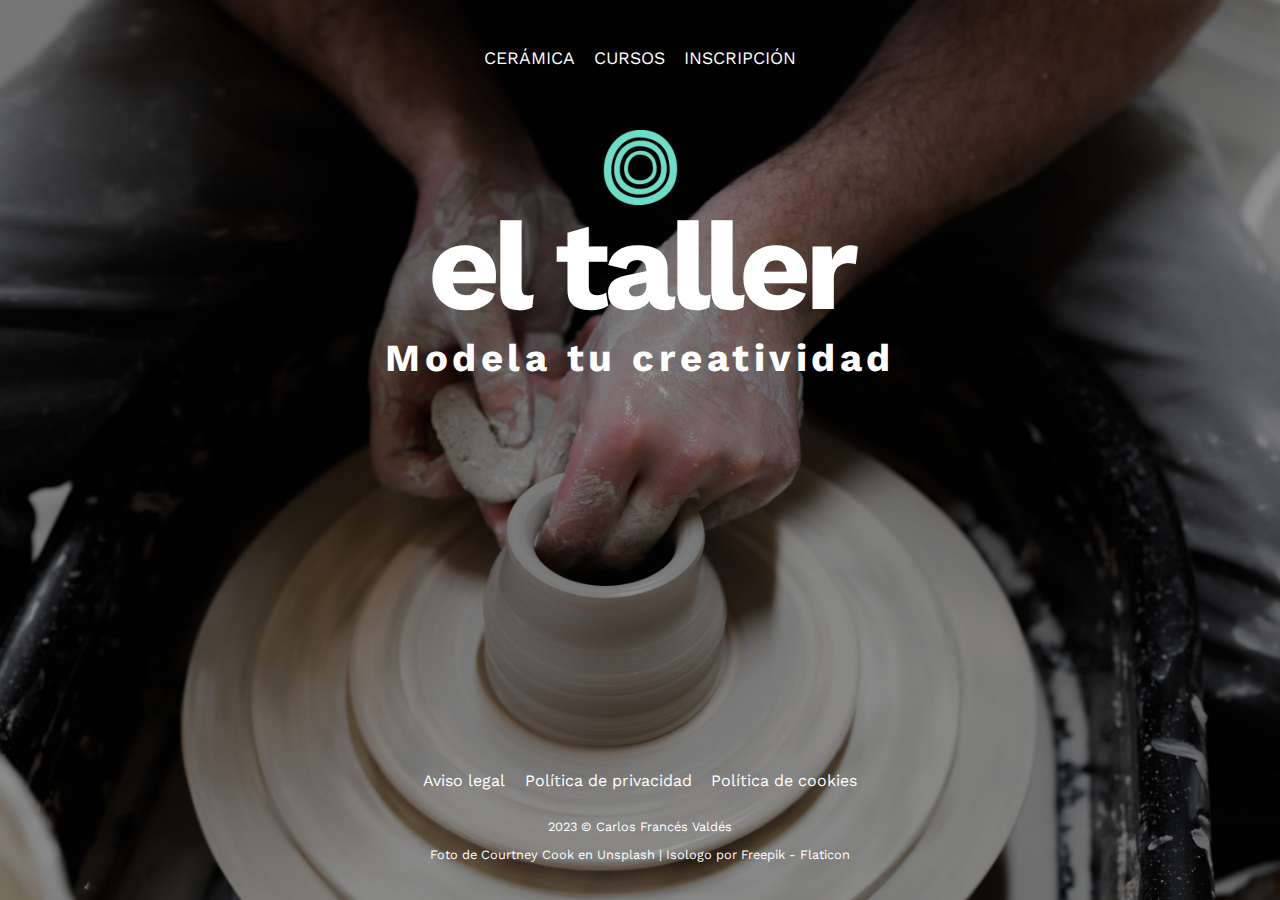
<file: P_Evaluable2_CFV/index.html>
<!DOCTYPE html>
<html lang="es">
    <head>
        <meta charset="UTF-8">
        <meta name="viewport" content="width=device-width, initial-scale=1.0">
        <title>El Taller</title>
        <meta name="description" content="Cursos de ceramica">
        <link rel="stylesheet" href="css/estilos.css">
        <link rel="icon" href="img/favicon-32x32.png">
        <link rel="preconnect" href="https://fonts.googleapis.com">
        <link rel="preconnect" href="https://fonts.gstatic.com" crossorigin>
    </head>
    <body id="index">
        <header>
            <nav>
                <ul>
                    <li><a href="que-es-la-ceramica.html">CERÁMICA</a></li>
                    <li><a href="cursos.html">CURSOS</a></li>
                    <li><a href="inscripcion-cursos.html">INSCRIPCIÓN</a></li>
                </ul>
            </nav>
        </header>
        <main>
            <figure>
                <img src="img/isologo-taller.png" alt="Isologo el taller">
            </figure>
            <h1>el taller</h1>
            <h4>Modela tu creatividad</h4>
        </main>
        <footer id="footind">
            <nav>
                <ul>
                    <li><a href="">Aviso legal</a></li>
                    <li><a href="">Política de privacidad</a></li>
                    <li><a href="">Política de cookies</a></li>
                </ul>
            </nav>
            <p>2023 © Carlos Francés Valdés</p>
            <p>Foto de <a href="https://unsplash.com/@courtneymcook">Courtney Cook</a> en <a href="https://unsplash.com/es/fotos/QRVSQH7OeX4">Unsplash</a> | <a href="https://www.flaticon.com/free-icons/circle">Isologo por Freepik - Flaticon</a></p>
        </footer>
    </body>
</html>
</file>
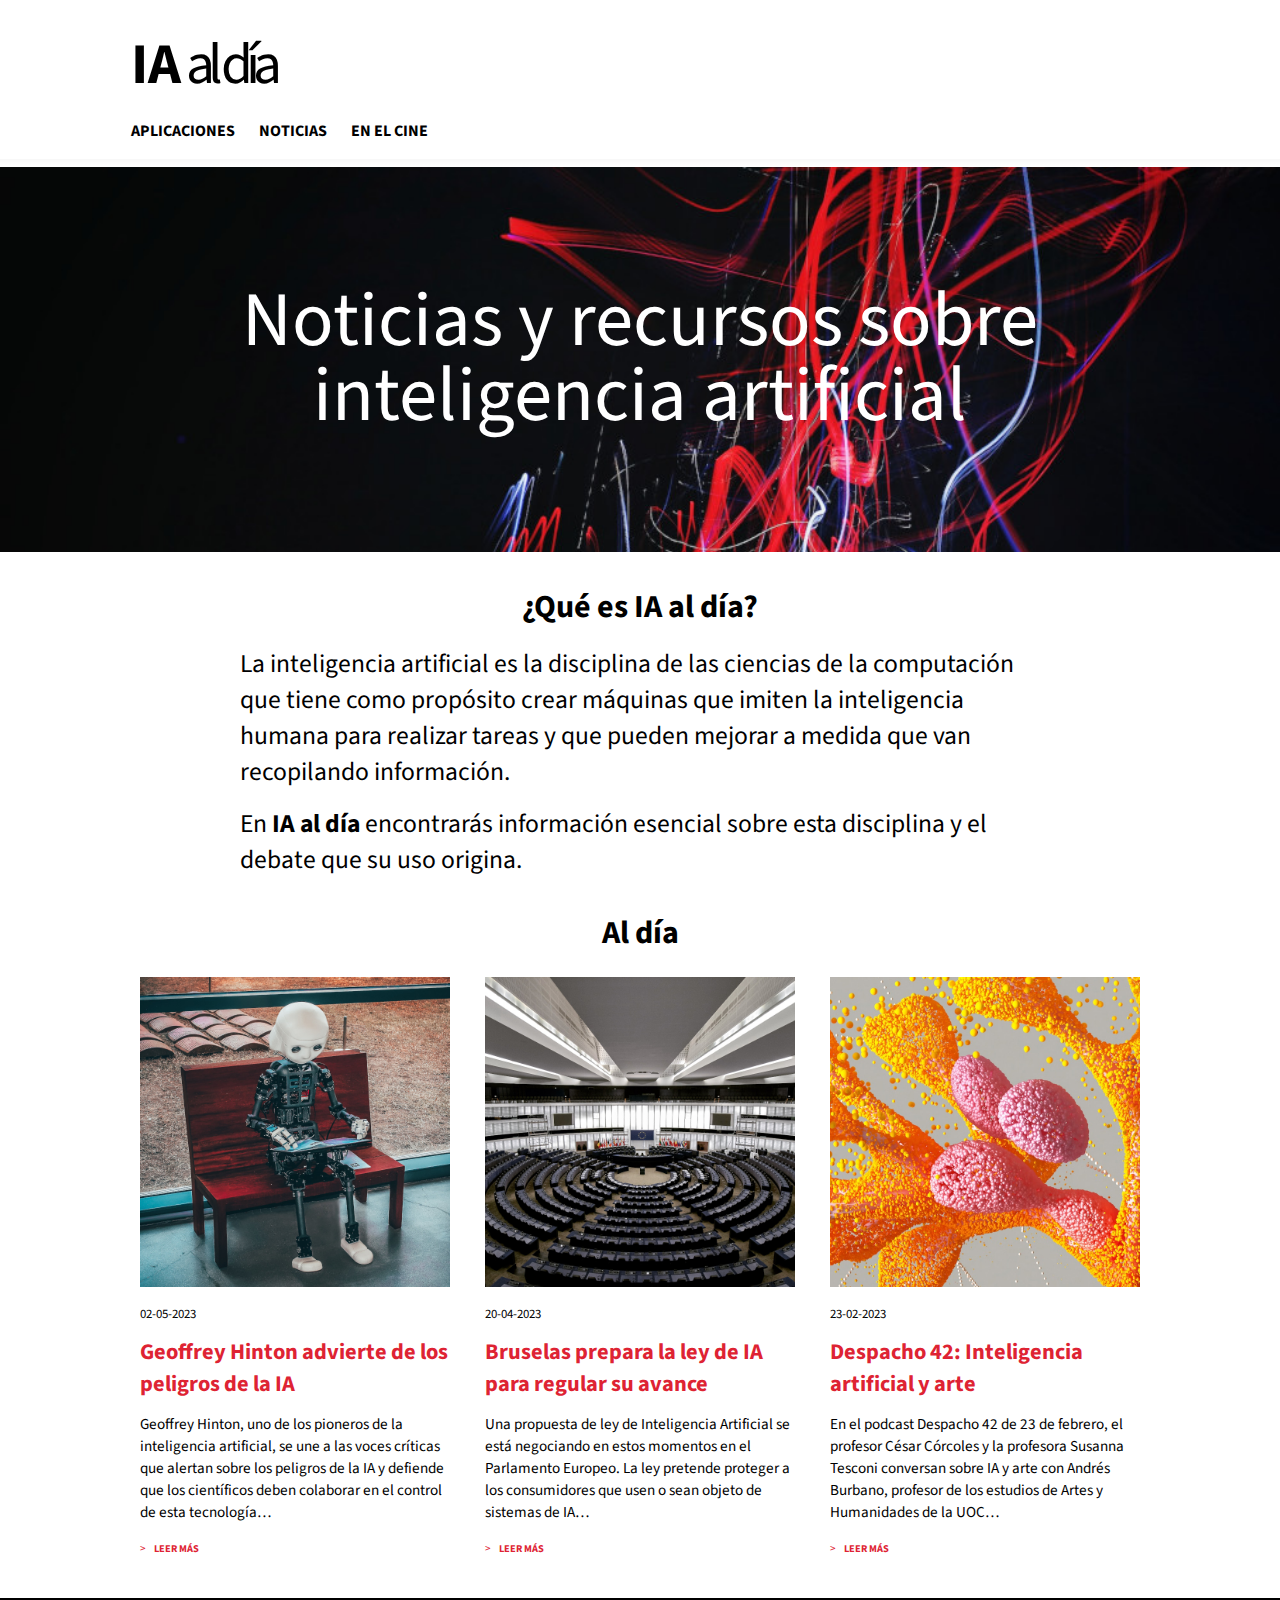
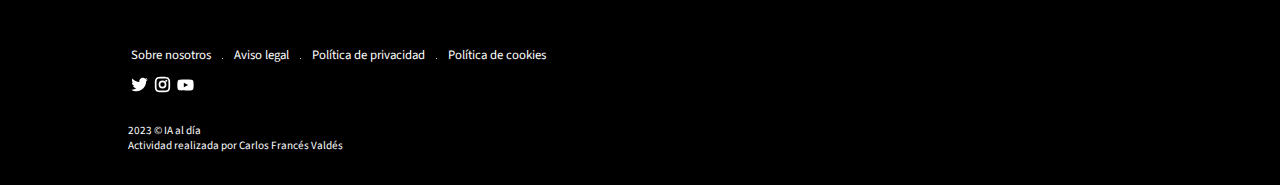
<file: P_Evaluable3_CFV/index.html>
<!DOCTYPE html>
<html lang="es">
<head>
    <meta charset="UTF-8">
    <meta name="viewport" content="width=device-width, initial-scale=1.0">
    <title>Noticias IA</title>
    <link rel="stylesheet" href="css/estils.css">
</head>
<body>
    <header>
        <h1><a href="index.html"><strong>IA</strong> al día</a></h1>
        <nav id="sticky">
            <ul>
                <li><a href="aplicaciones.html">aplicaciones</a></li>
                <li><a href="">noticias</a></li>
                <li><a href="en-el-cine.html">en el cine</a></li>
            </ul>
        </nav>
    </header>
    <main>
        <div>
            <h2>Noticias y recursos sobre inteligencia artificial</h2>
        </div>
        <article>
            <h3>¿Qué es IA al día?</h3>
            <p>La inteligencia artificial es la disciplina de las ciencias de la computación que tiene como propósito crear máquinas que imiten la inteligencia humana para realizar tareas y que pueden mejorar a medida que van recopilando información.</p>
            <p>En <strong>IA al día</strong> encontrarás información esencial sobre esta disciplina y el debate que su uso origina.</p>
        </article>
        <article>
            <h3 id="aldia">Al día</h3>
            <div>
                <section>
                    <figure>
                        <img src="img/n-geoffrey-hinton.jpg" alt="Robot en un banco">
                        <figcaption>02-05-2023</figcaption>
                    </figure>
                    <h4><a class="roig-enlla" href="">Geoffrey Hinton advierte de los peligros de la IA</a></h4>
                    <p>Geoffrey Hinton, uno de los pioneros de la inteligencia artificial, se une a las voces críticas que alertan sobre los peligros de la IA y defiende que los científicos deben colaborar en el control de esta tecnología…</p>
                    <a class="roig-enlla fletxa" href="">LEER MÁS</a>
                </section>
                <section>
                    <figure>
                        <img src="img/n-ue-ia.jpg" alt="Parlamento europeo">
                        <figcaption>20-04-2023</figcaption>
                    </figure>
                    <h4><a class="roig-enlla" href="">Bruselas prepara la ley de IA para regular su avance</a></h4>
                    <p>Una propuesta de ley de Inteligencia Artificial se está negociando en estos momentos en el Parlamento Europeo. La ley pretende proteger a los consumidores que usen o sean objeto de sistemas de IA…</p>
                    <a class="roig-enlla fletxa" href="">LEER MÁS</a>
                </section>
                <section>
                    <figure>
                        <div><img src="img/n-despacho42.jpg" alt="Imagen IA"></div>
                        <figcaption>23-02-2023</figcaption>
                    </figure>
                    <h4><a class="roig-enlla" href="despacho-42.html">Despacho 42: Inteligencia artificial y arte</a></h4>
                    <p>En el podcast Despacho 42 de 23 de febrero, el profesor César Córcoles y la profesora Susanna Tesconi conversan sobre IA y arte con Andrés Burbano, profesor de los estudios de Artes y Humanidades de la UOC…</p>
                    <a class="roig-enlla fletxa" href="despacho-42.html">LEER MÁS</a>
                </section>
            </div>
            
        </article>
    </main>
    <footer>
        <div>
            <ul>
                <li><a href="">Sobre nosotros</a></li>
                <li><a href="">Aviso legal</a></li>
                <li><a href="">Política de privacidad</a></li>
                <li><a href="">Política de cookies</a></li>
            </ul>
            <div id="reds">
                <a href=""><img src="img/twitter.svg" alt="twitter"></a>
                <a href=""><img src="img/instagram.svg" alt="instagram"></a>
                <a href=""><img src="img/youtube.svg" alt="youtube"></a>
            </div>
            <div>
                <p>2023 © IA al día</p>
                <p>Actividad realizada por Carlos Francés Valdés</p>
            </div>
        </div>
    </footer>
</body>
</html>
</file>
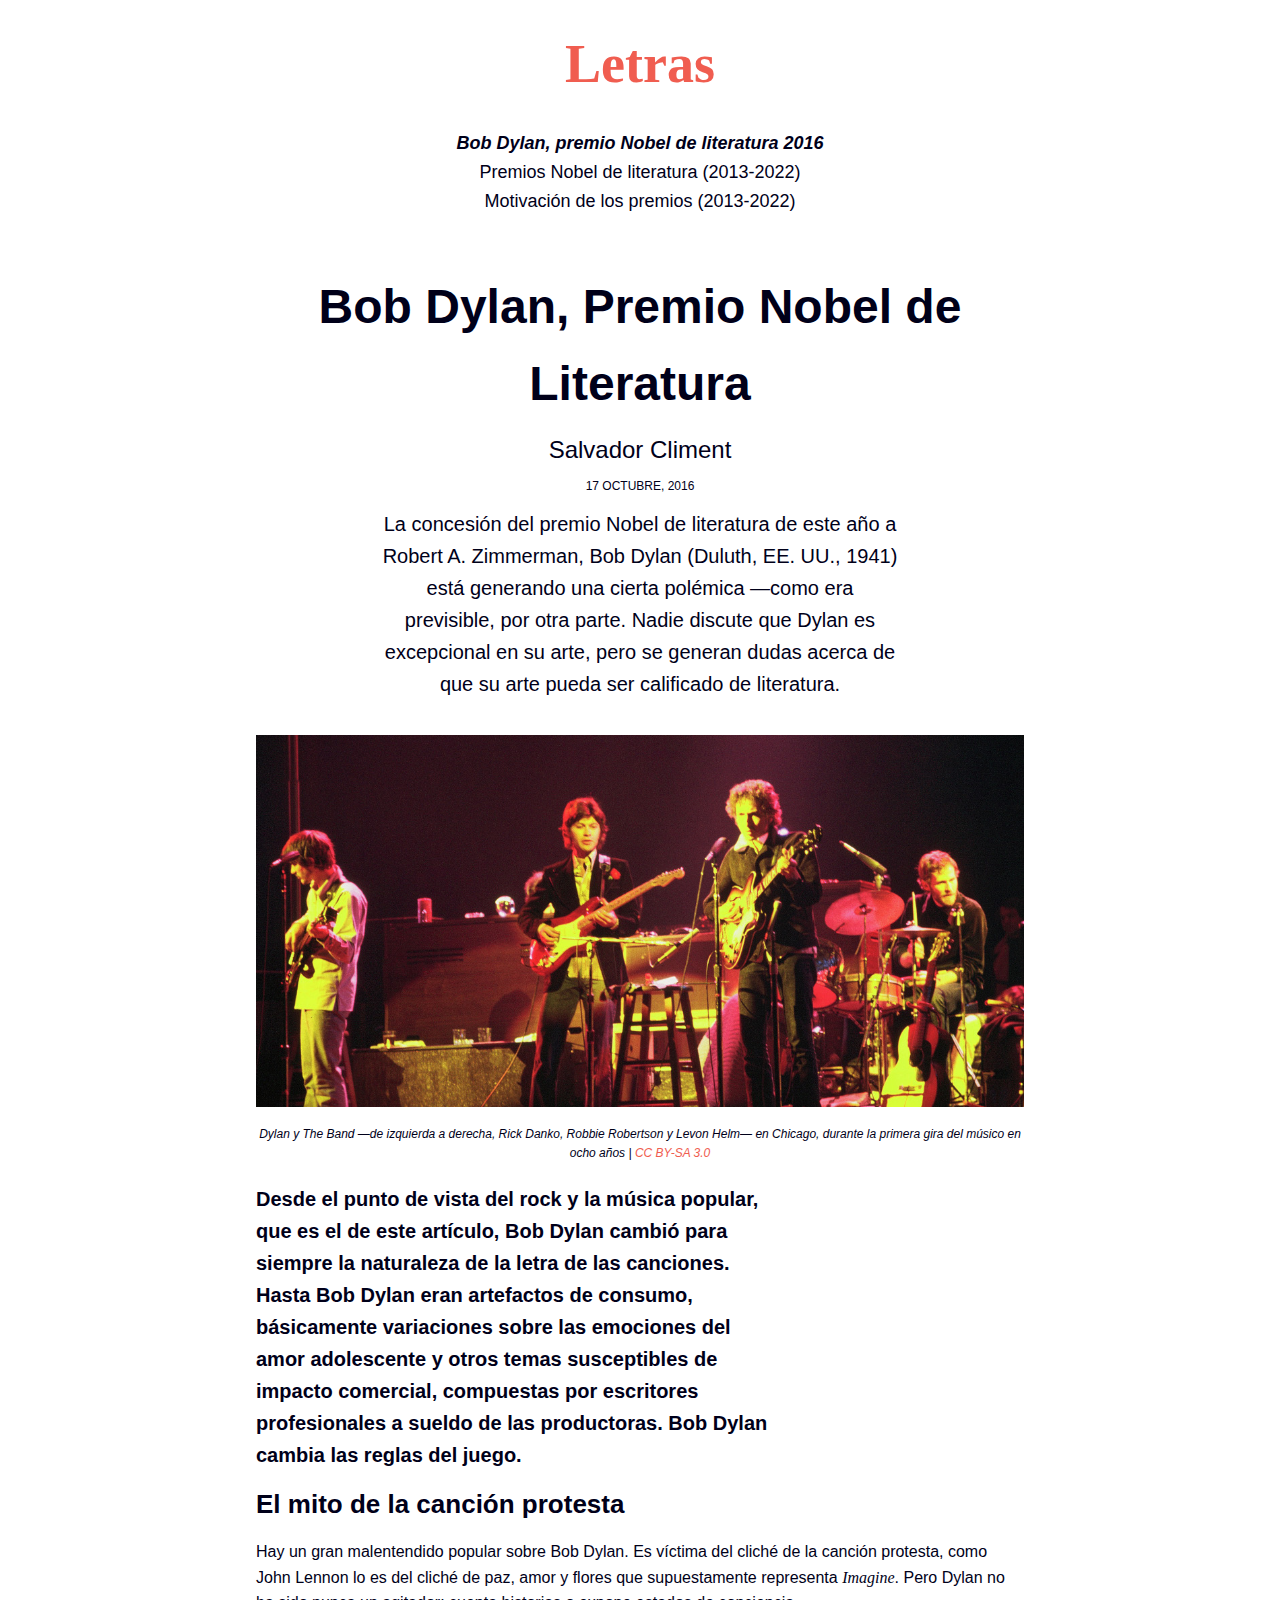
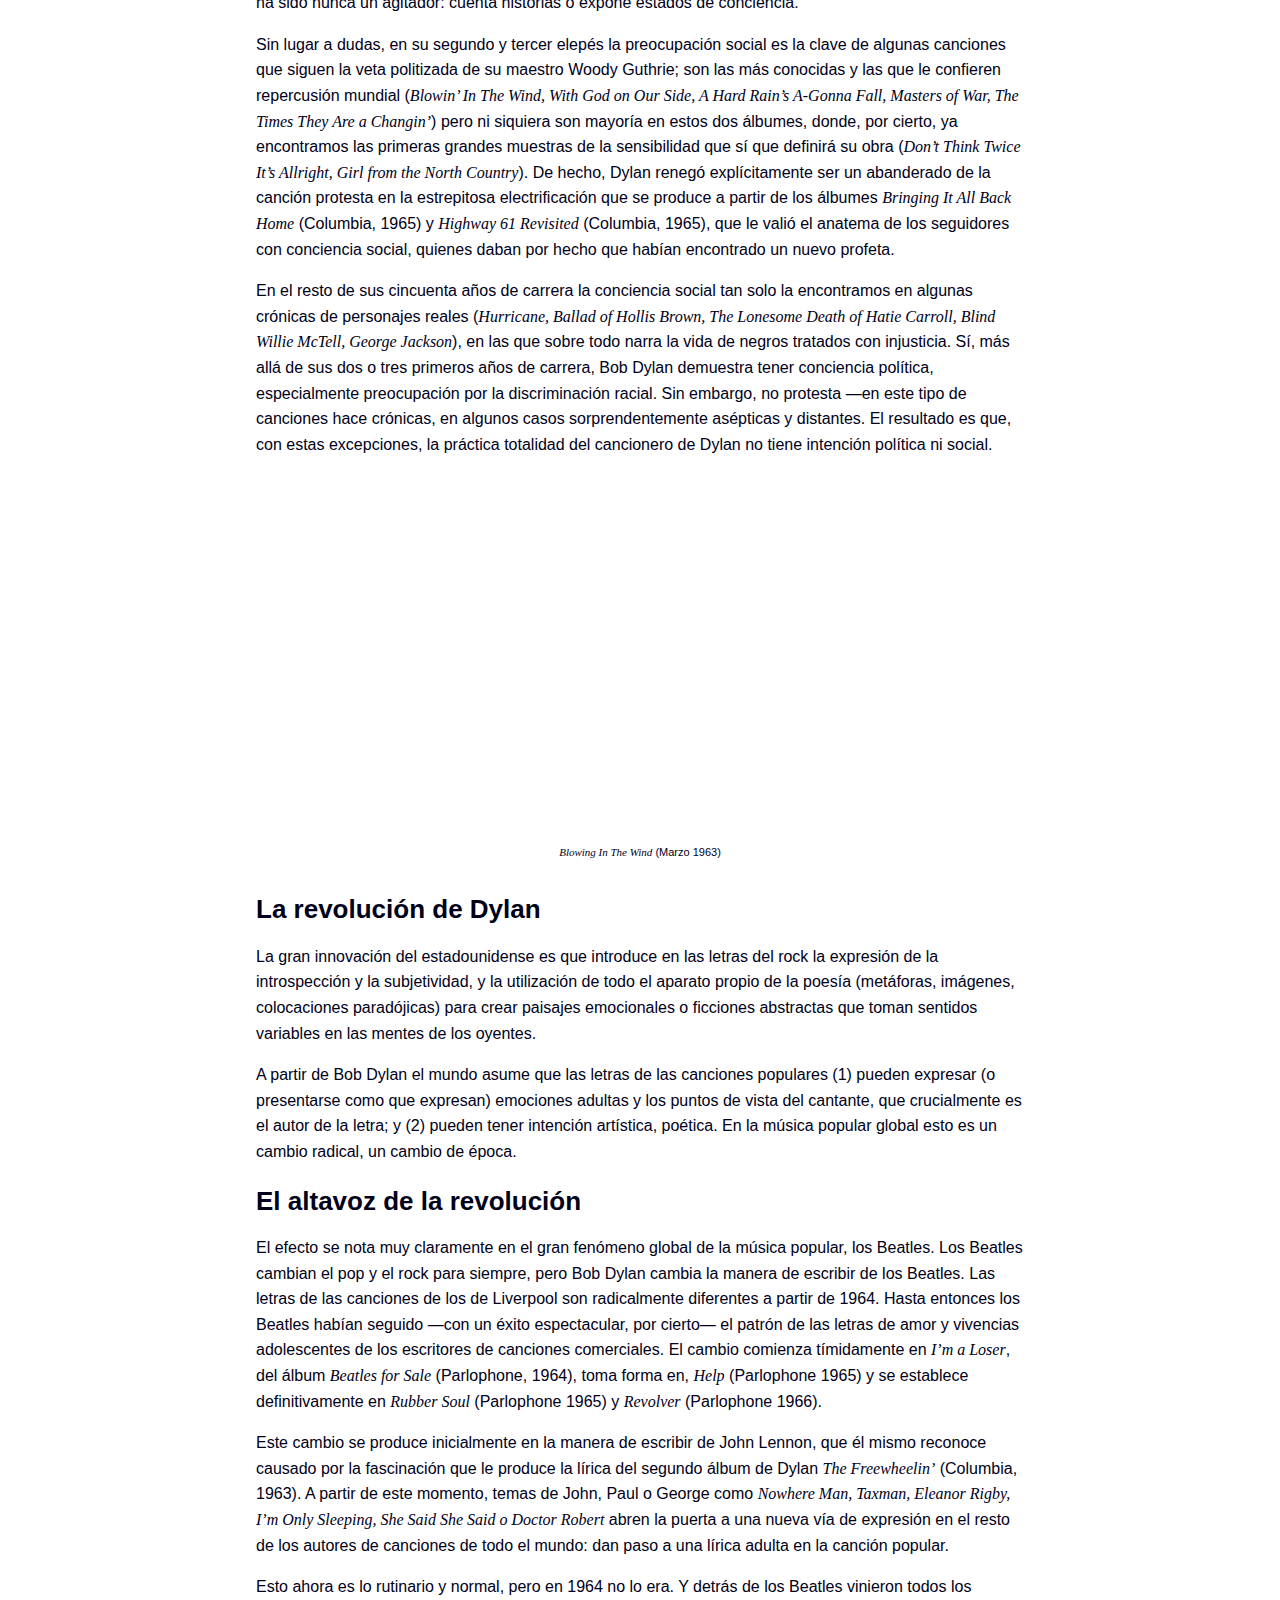
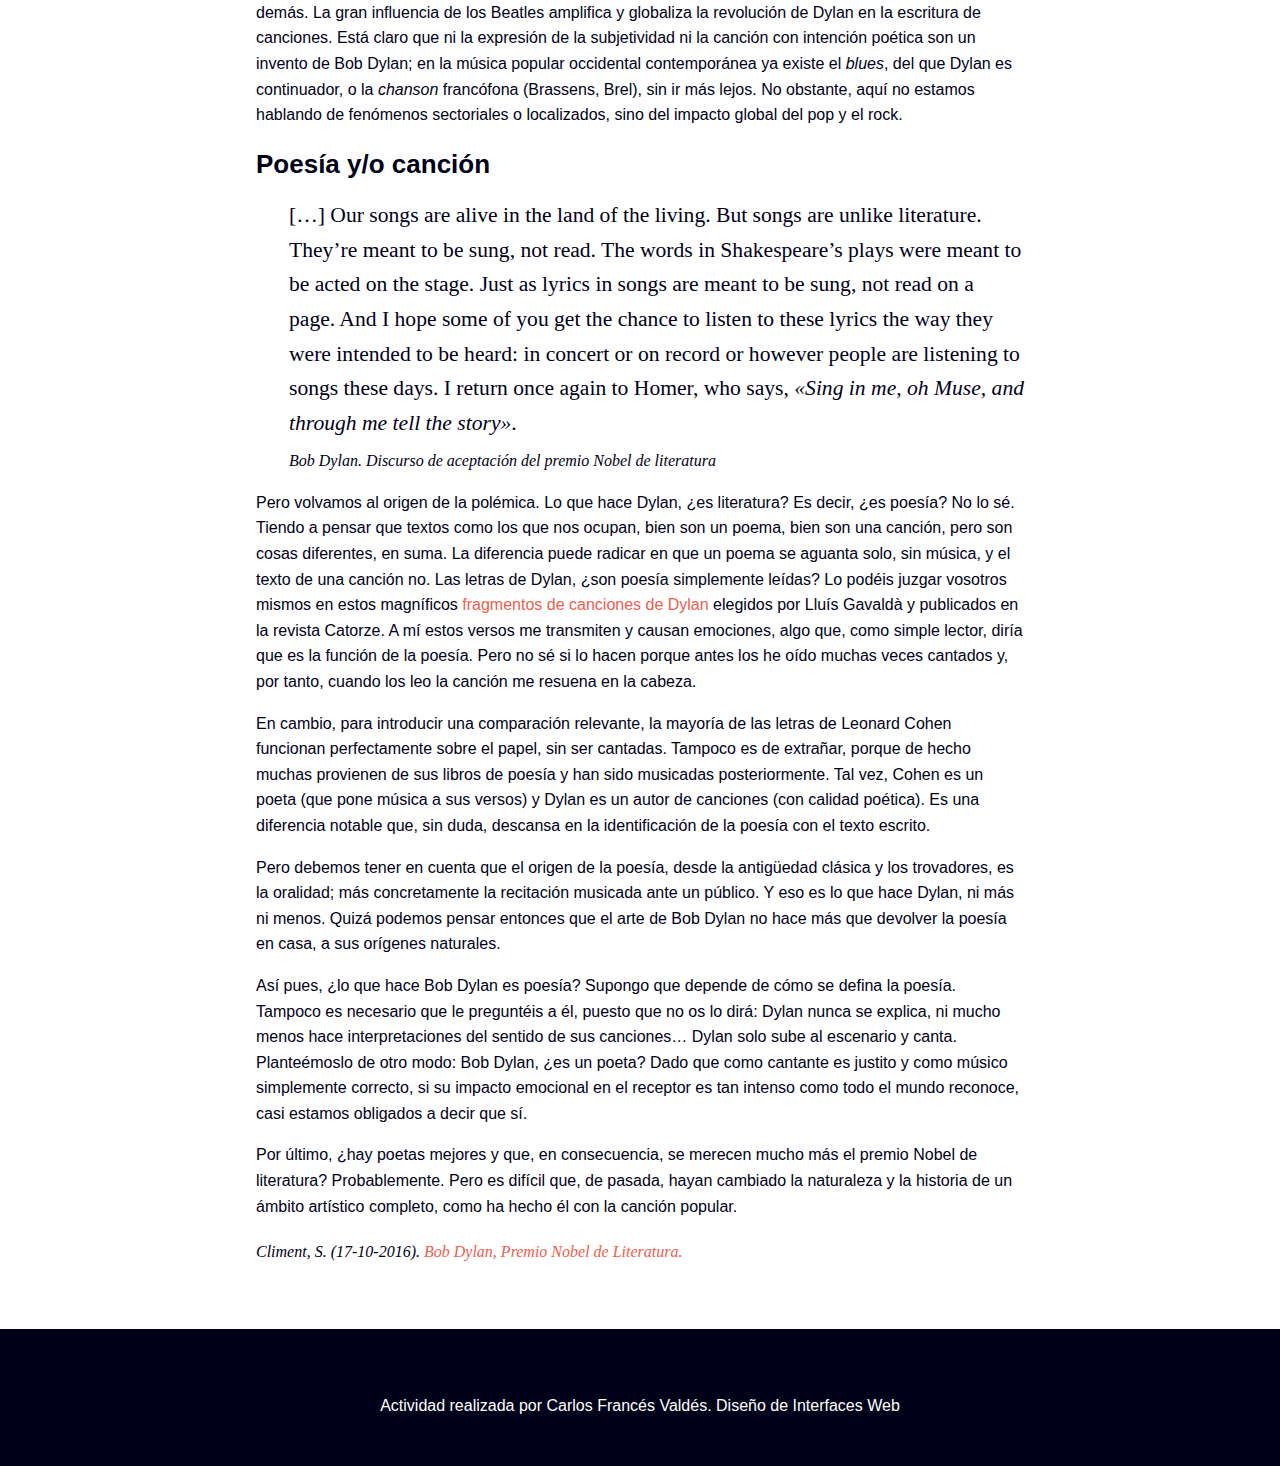
<file: PrácticaEvaluable1_CFV/index.html>
<!DOCTYPE html>
<html lang="es">
<head>
    <meta charset="UTF-8">
    <meta name="viewport" content="width=device-width, initial-scale=1.0">
    <title>Bob Dylan, Premio Nobel de Literatura</title>
    <link rel="stylesheet" href="css/estilos.css">
</head>
<body>
    <!-- Cabecera -->
    <header>
        <h1><a href="index.html">Letras</a></h1>
    </header>
    
    <!-- Menú de navegación -->
    <nav>
        <ul>
            <li><a href="index.html" class="atm">Bob Dylan, premio Nobel de literatura 2016</a></li>
            <li><a href="listado-nobel-literatura.html">Premios Nobel de literatura (2013-2022)</a></li>
            <li><a href="motivacion-premios.html">Motivación de los premios (2013-2022)</a></li>
        </ul>
    </nav>

    <!-- Contenido principal -->
    <main>
        <article>
            <h2>Bob Dylan, Premio Nobel de Literatura</h2>
            <h3>Salvador Climent</h3>
            <p>17 OCTUBRE, 2016</p>
            
            <section class="centrado">
            <p>La concesión del premio Nobel de literatura de este año a Robert A. Zimmerman, Bob Dylan (Duluth, EE. UU., 1941) está generando una cierta polémica —como era previsible, por otra parte. Nadie discute que Dylan es excepcional en su arte, pero se generan dudas acerca de que su arte pueda ser calificado de literatura.</p>
                <section>
                    <figure>
                        <img src="./img/Bob-Dylan-and-The-Band-1974.jpg" alt="Bob Dylan y The Band en Chicago, 1974">
                        <figcaption>Dylan y The Band —de izquierda a derecha, Rick Danko, Robbie Robertson y Levon Helm— en Chicago, durante la primera gira del músico en ocho años | <a href="https://creativecommons.org/licenses/by-sa/3.0/" target="_blank">CC BY-SA 3.0</a></figcaption>
                    </figure>
                </section>

            <p>
                Desde el punto de vista del rock y la música popular, que es el de este artículo, Bob Dylan cambió para siempre la naturaleza de la letra de las canciones. Hasta Bob Dylan eran artefactos de consumo, básicamente variaciones sobre las emociones del amor adolescente y otros temas susceptibles de impacto comercial, compuestas por escritores profesionales a sueldo de las productoras. Bob Dylan cambia las reglas del juego.
            </p>
            </section>

            <section>
                <h3>El mito de la canción protesta</h3>
                <p>
                    Hay un gran malentendido popular sobre Bob Dylan. Es víctima del cliché de la canción protesta, como John Lennon lo es del cliché de paz, amor y flores que supuestamente representa <i>Imagine</i>. Pero Dylan no ha sido nunca un agitador: cuenta historias o expone estados de conciencia.
                </p>
                <p>
                    Sin lugar a dudas, en su segundo y tercer elepés la preocupación social es la clave de algunas canciones que siguen la veta politizada de su maestro Woody Guthrie; son las más conocidas y las que le confieren repercusión mundial (<i>Blowin’ In The Wind, With God on Our Side, A Hard Rain’s A-Gonna Fall, Masters of War, The Times They Are a Changin’</i>) pero ni siquiera son mayoría en estos dos álbumes, donde, por cierto, ya encontramos las primeras grandes muestras de la sensibilidad que sí que definirá su obra (<i>Don’t Think Twice It’s Allright, Girl from the North Country</i>). De hecho, Dylan renegó explícitamente ser un abanderado de la canción protesta en la estrepitosa electrificación que se produce a partir de los álbumes <i>Bringing It All Back Home</i> (Columbia, 1965) y <i>Highway 61 Revisited</i> (Columbia, 1965), que le valió el anatema de los seguidores con conciencia social, quienes daban por hecho que habían encontrado un nuevo profeta.
                </p>
                <p>
                    En el resto de sus cincuenta años de carrera la conciencia social tan solo la encontramos en algunas crónicas de personajes reales (<i>Hurricane, Ballad of Hollis Brown, The Lonesome Death of Hatie Carroll, Blind Willie McTell, George Jackson</i>), en las que sobre todo narra la vida de negros tratados con injusticia. Sí, más allá de sus dos o tres primeros años de carrera, Bob Dylan demuestra tener conciencia política, especialmente preocupación por la discriminación racial. Sin embargo, no protesta —en este tipo de canciones hace crónicas, en algunos casos sorprendentemente asépticas y distantes. El resultado es que, con estas excepciones, la práctica totalidad del cancionero de Dylan no tiene intención política ni social.
                </p>

                <!-- Video -->
                <div class="video">
                    <iframe width="560" height="340" src="https://www.youtube.com/embed/vWwgrjjIMXA" allowfullscreen></iframe>
                    <p><i lang="en">Blowing In The Wind</i> (Marzo 1963)</p>
                </div>
            </section>

            <section>
                <h3>La revolución de Dylan</h3>
                <p> 
                    La gran innovación del estadounidense es que introduce en las letras del rock la expresión de la introspección y la subjetividad, y la utilización de todo el aparato propio de la poesía (metáforas, imágenes, colocaciones paradójicas) para crear paisajes emocionales o ficciones abstractas que toman sentidos variables en las mentes de los oyentes.
                </p>
                <p>
                    A partir de Bob Dylan el mundo asume que las letras de las canciones populares (1) pueden expresar (o presentarse como que expresan) emociones adultas y los puntos de vista del cantante, que crucialmente es el autor de la letra; y (2) pueden tener intención artística, poética. En la música popular global esto es un cambio radical, un cambio de época.  
                </p>
            </section>

            <section id="altavoz">
                <h3>El altavoz de la revolución</h3>
                <p> 
                    El efecto se nota muy claramente en el gran fenómeno global de la música popular, los Beatles. Los Beatles cambian el pop y el rock para siempre, pero Bob Dylan cambia la manera de escribir de los Beatles. Las letras de las canciones de los de Liverpool son radicalmente diferentes a partir de 1964. Hasta entonces los Beatles habían seguido —con un éxito espectacular, por cierto— el patrón de las letras de amor y vivencias adolescentes de los escritores de canciones comerciales. El cambio comienza tímidamente en <i lang="en">I’m a Loser</i>, del álbum <i lang="en">Beatles for Sale</i> (Parlophone, 1964), toma forma en, <i lang="en">Help</i> (Parlophone 1965) y se establece definitivamente en <i lang="en">Rubber Soul</i> (Parlophone 1965) y <i lang="en">Revolver</i> (Parlophone 1966).
                </p>
                <p>
                    Este cambio se produce inicialmente en la manera de escribir de John Lennon, que él mismo reconoce causado por la fascinación que le produce la lírica del segundo álbum de Dylan <i lang="en">The Freewheelin’</i> (Columbia, 1963). A partir de este momento, temas de John, Paul o George como <i lang="en">Nowhere Man, Taxman, Eleanor Rigby, I’m Only Sleeping, She Said She Said o Doctor Robert</i> abren la puerta a una nueva vía de expresión en el resto de los autores de canciones de todo el mundo: dan paso a una lírica adulta en la canción popular.  
                </p>
                <p>
                    Esto ahora es lo rutinario y normal, pero en 1964 no lo era. Y detrás de los Beatles vinieron todos los demás. La gran influencia de los Beatles amplifica y globaliza la revolución de Dylan en la escritura de canciones. Está claro que ni la expresión de la subjetividad ni la canción con intención poética son un invento de Bob Dylan; en la música popular occidental contemporánea ya existe el <i lang="en">blues</i>, del que Dylan es continuador, o la <i lang="en">chanson</i> francófona (Brassens, Brel), sin ir más lejos. No obstante, aquí no estamos hablando de fenómenos sectoriales o localizados, sino del impacto global del pop y el rock. 
                </p>
            </section>
            
            <section id="poesia">
                <h3>Poesía y/o canción</h3>
                <p lang="en"> 
                    […] Our songs are alive in the land of the living. But songs are unlike literature. They’re meant to be sung, not read. The words in Shakespeare’s plays were meant to be acted on the stage. Just as lyrics in songs are meant to be sung, not read on a page. And I hope some of you get the chance to listen to these lyrics the way they were intended to be heard: in concert or on record or however people are listening to songs these days. I return once again to Homer, who says, <i>&laquo;Sing in me, oh Muse, and through me tell the story&raquo;</i>.
                </p>
                <p><i>Bob Dylan. Discurso de aceptación del premio Nobel de literatura</i></p>
                <p>
                    Pero volvamos al origen de la polémica. Lo que hace Dylan, ¿es literatura? Es decir, ¿es poesía? No lo sé. Tiendo a pensar que textos como los que nos ocupan, bien son un poema, bien son una canción, pero son cosas diferentes, en suma. La diferencia puede radicar en que un poema se aguanta solo, sin música, y el texto de una canción no. Las letras de Dylan, ¿son poesía simplemente leídas? Lo podéis juzgar vosotros mismos en estos magníficos <a href="https://www.catorze.cat/piano/14-raons-per-donar-el-nobel-a-bob-dylan_121119_102.html" target="_blank">fragmentos de canciones de Dylan</a> elegidos por Lluís Gavaldà y publicados en la revista Catorze. A mí estos versos me transmiten y causan emociones, algo que, como simple lector, diría que es la función de la poesía. Pero no sé si lo hacen porque antes los he oído muchas veces cantados y, por tanto, cuando los leo la canción me resuena en la cabeza.
                </p>
                <p>
                    En cambio, para introducir una comparación relevante, la mayoría de las letras de Leonard Cohen funcionan perfectamente sobre el papel, sin ser cantadas. Tampoco es de extrañar, porque de hecho muchas provienen de sus libros de poesía y han sido musicadas posteriormente. Tal vez, Cohen es un poeta (que pone música a sus versos) y Dylan es un autor de canciones (con calidad poética). Es una diferencia notable que, sin duda, descansa en la identificación de la poesía con el texto escrito.
                </p>
                <p>
                    Pero debemos tener en cuenta que el origen de la poesía, desde la antigüedad clásica y los trovadores, es la oralidad; más concretamente la recitación musicada ante un público. Y eso es lo que hace Dylan, ni más ni menos. Quizá podemos pensar entonces que el arte de Bob Dylan no hace más que devolver la poesía en casa, a sus orígenes naturales.
                </p>
                <p>
                    Así pues, ¿lo que hace Bob Dylan es poesía? Supongo que depende de cómo se defina la poesía. Tampoco es necesario que le preguntéis a él, puesto que no os lo dirá: Dylan nunca se explica, ni mucho menos hace interpretaciones del sentido de sus canciones… Dylan solo sube al escenario y canta. Planteémoslo de otro modo: Bob Dylan, ¿es un poeta? Dado que como cantante es justito y como músico simplemente correcto, si su impacto emocional en el receptor es tan intenso como todo el mundo reconoce, casi estamos obligados a decir que sí.
                </p>
                <p>
                    Por último, ¿hay poetas mejores y que, en consecuencia, se merecen mucho más el premio Nobel de literatura? Probablemente. Pero es difícil que, de pasada, hayan cambiado la naturaleza y la historia de un ámbito artístico completo, como ha hecho él con la canción popular.
                </p>
                <p><i>Climent, S. (17-10-2016). <a href="https://www.nationalgeographic.com.es/mundo-ng/actualidad/bob-dylan-premio-nobel-literatura-2016_10781" target="_blank">Bob Dylan, Premio Nobel de Literatura.</a></i></p>
            </section>
        </article>
    </main>

    <footer>
        <p>Actividad realizada por Carlos Francés Valdés. Diseño de Interfaces Web</p>
    </footer>
</body>
</html>
</file>
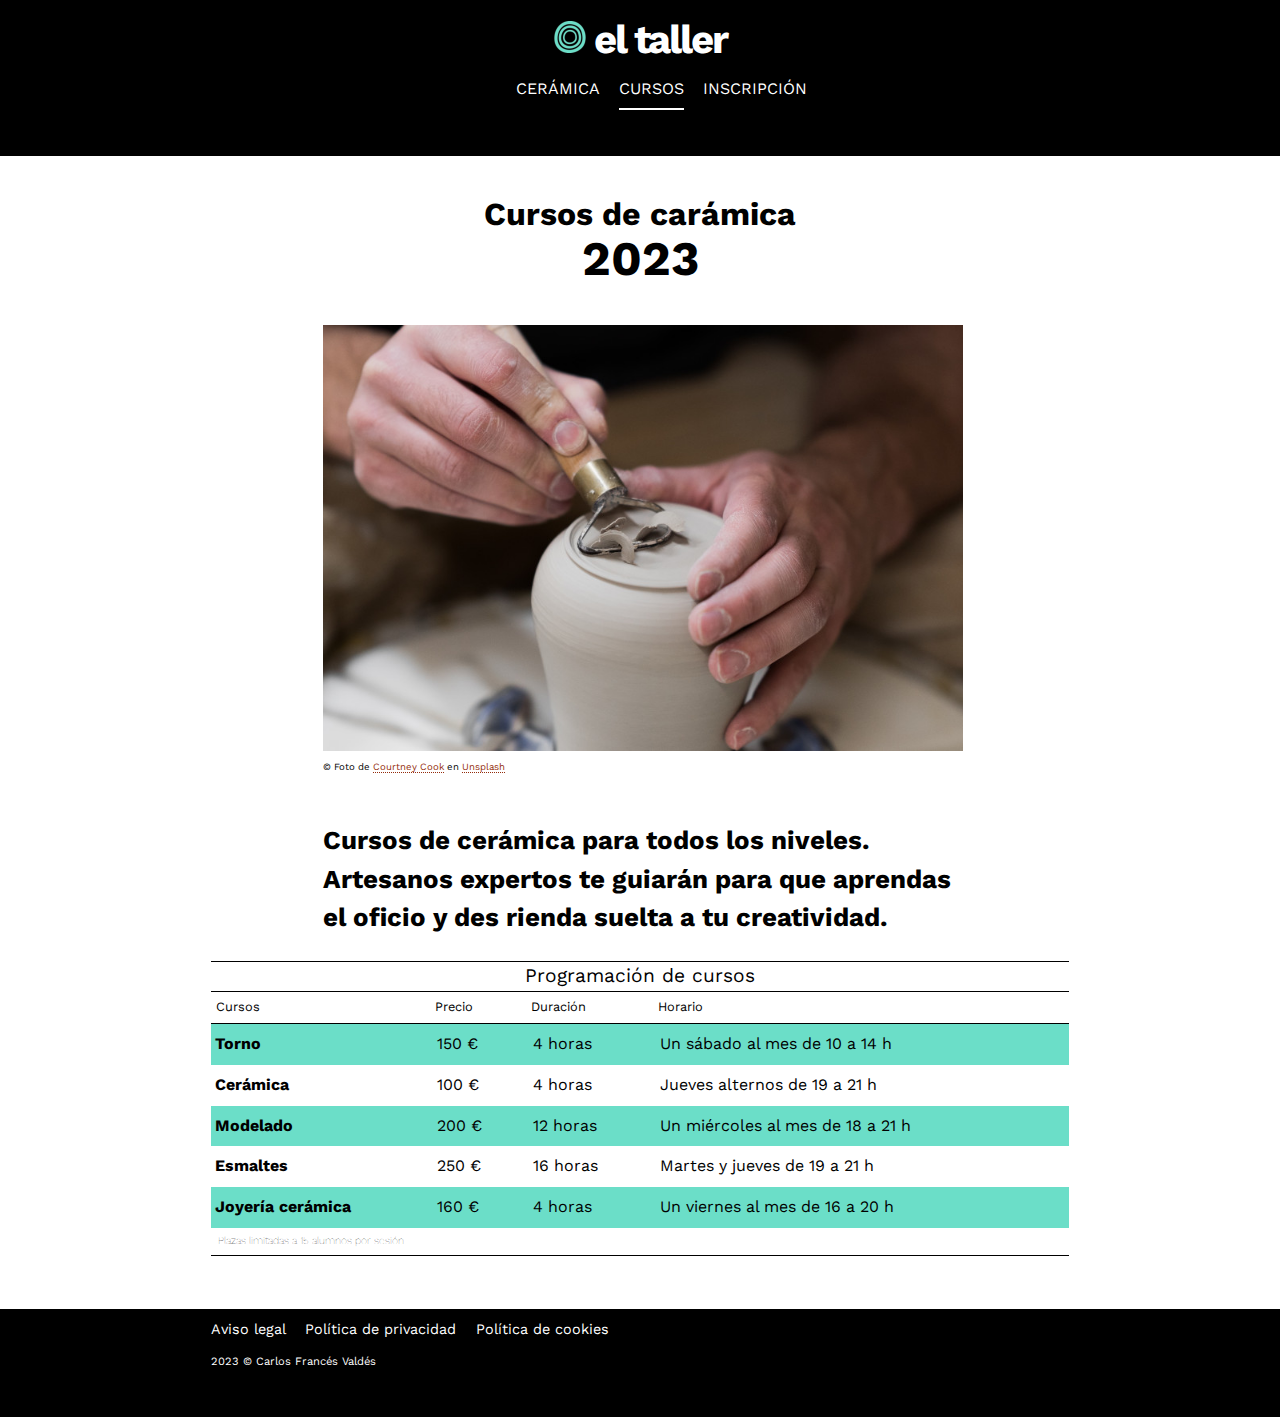
<file: P_Evaluable2_CFV/cursos.html>
<!DOCTYPE html>
<html lang="es">
    <head>
        <meta charset="UTF-8">
        <meta name="viewport" content="width=device-width, initial-scale=1.0">
        <title>Cursos</title>
        <meta name="description" content="Cursos de ceramica">
        <link rel="stylesheet" href="css/estilos.css">
        <link rel="icon" href="img/favicon-32x32.png">
        <link rel="preconnect" href="https://fonts.googleapis.com">
        <link rel="preconnect" href="https://fonts.gstatic.com" crossorigin>
    </head>
    <body id="cursos">
        <header class="cap">
            <h1 class="titol"><a href="index.html">el taller</a></h1>
            <nav>
                <ul>
                    <li><a href="que-es-la-ceramica.html">CERÁMICA</a></li>
                    <li><a href="cursos.html" class="linea">CURSOS</a></li>
                    <li><a href="inscripcion-cursos.html">INSCRIPCIÓN</a></li>
                </ul>
            </nav>
        </header>
        <main>
            <h2>Cursos de carámica</h2>
            <h2>2023</h2>
            <figure>
                <img src="img/cursos-ceramica.jpg" alt="Cursos ceramica">
                <figcaption>© Foto de <a href="https://unsplash.com/@courtneymcook" class="enlace">Courtney Cook</a> en <a href="https://unsplash.com/es/fotos/jZLozXwxgbo" class="enlace">Unsplash</a></figcaption>
            </figure>
            <div>
                <p>Cursos de cerámica para todos los niveles. Artesanos expertos te guiarán para que aprendas el oficio y des rienda suelta a tu creatividad.</p>
                <table>
                    <thead>
                        <tr>
                            <th colspan="4">Programación de cursos</th>
                        </tr>
                        <tr>
                            <th>Cursos</th>
                            <th>Precio</th>
                            <th>Duración</th>
                            <th>Horario</th>
                        </tr>
                    </thead>
                    <tbody>
                        <tr>
                            <th>Torno</th>
                            <td>150 €</td>
                            <td>4 horas</td>
                            <td>Un sábado al mes de 10 a 14 h</td>
                        </tr>
                        <tr>
                            <th>Cerámica</th>
                            <td>100 €</td>
                            <td>4 horas</td>
                            <td>Jueves alternos de 19 a 21 h</td>
                        </tr>
                        <tr>
                            <th>Modelado</th>
                            <td>200 €</td>
                            <td>12 horas</td>
                            <td>Un miércoles al mes de 18 a 21 h</td>
                        </tr>
                        <tr>
                            <th>Esmaltes</th>
                            <td>250 €</td>
                            <td>16 horas</td>
                            <td>Martes y jueves de 19 a 21 h</td>
                        </tr>
                        <tr>
                            <th>Joyería cerámica</th>
                            <td>160 €</td>
                            <td>4 horas</td>
                            <td>Un viernes al mes de 16 a 20 h</td>
                        </tr>
                    </tbody>
                    <tfoot>
                        <tr>
                            <td colspan="4">Plazas limitadas a 15 alumnos por sesión</td>
                        </tr>
                    </tfoot>
                    
                </table>
            </div>
        </main>
        <footer class="pie">
            <nav>
                <ul>
                    <li><a href="">Aviso legal</a></li>
                    <li><a href="">Política de privacidad</a></li>
                    <li><a href="">Política de cookies</a></li>
                </ul>
            </nav>
            <p>2023 © Carlos Francés Valdés</p>
        </footer>
    </body>
</html>
</file>
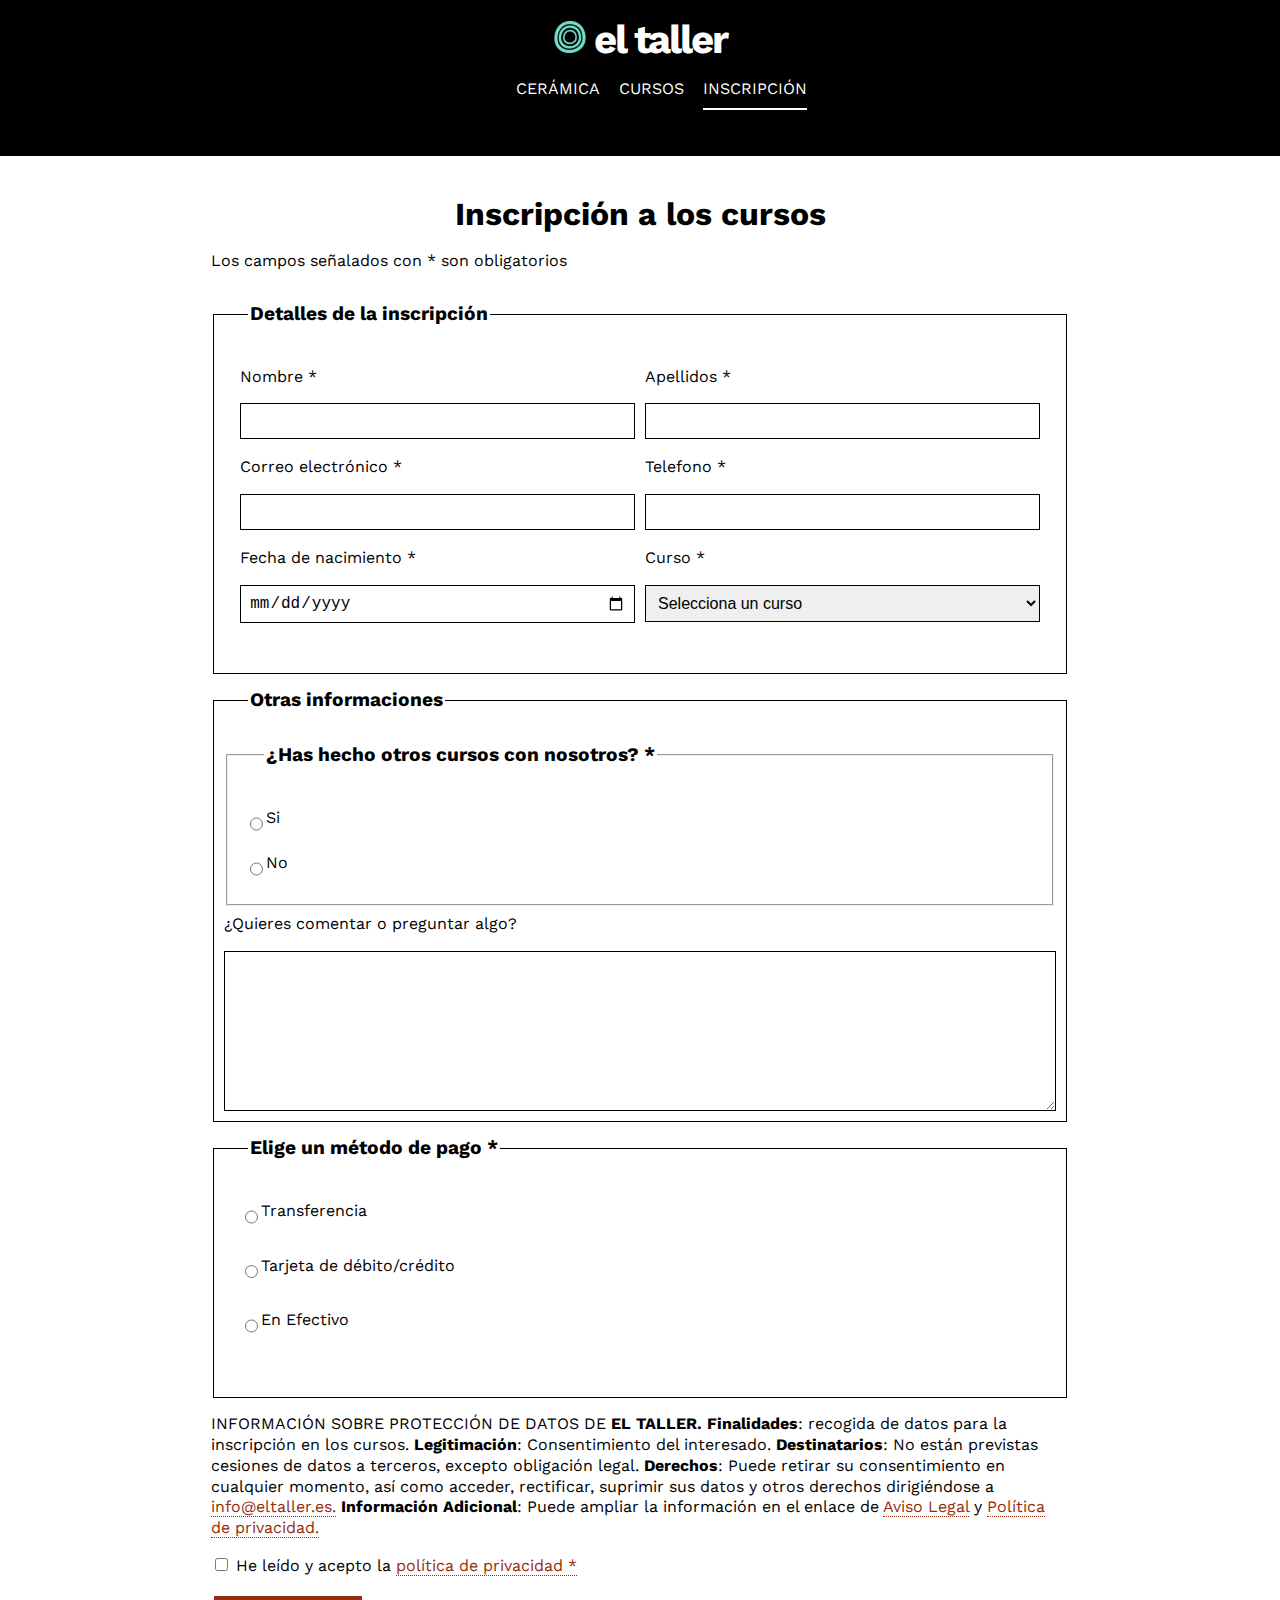
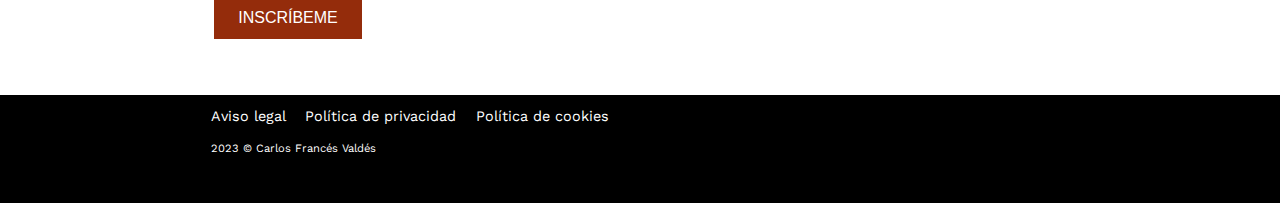
<file: P_Evaluable2_CFV/inscripcion-cursos.html>
<!DOCTYPE html>
<html lang="es">
    <head>
        <meta charset="UTF-8">
        <meta name="viewport" content="width=device-width, initial-scale=1.0">
        <title>Inscripción cursos taller</title>
        <meta name="description" content="Inscripción cursos de ceramica">
        <link rel="stylesheet" href="css/estilos.css">
        <link rel="icon" href="img/favicon-32x32.png">
        <link rel="preconnect" href="https://fonts.googleapis.com">
        <link rel="preconnect" href="https://fonts.gstatic.com" crossorigin>
    </head>
    <body id="inscripcion">
        <header class="cap">
            <h1 class="titol"><a href="index.html">el taller</a></h1>
            <nav>
                <ul>
                    <li><a href="que-es-la-ceramica.html">CERÁMICA</a></li>
                    <li><a href="cursos.html">CURSOS</a></li>
                    <li><a href="inscripcion-cursos.html" class="linea">INSCRIPCIÓN</a></li>
                </ul>
            </nav>
        </header>
        <main>
            <h2>Inscripción a los cursos</h2>
            <p>Los campos señalados con * son obligatorios</p>
            <form id="formulario" method="post">
                <fieldset id="form1">
                    <legend>Detalles de la inscripción</legend>
                    <ul>
                        <li>
                            <label for="nombre" class="nom">Nombre *</label>
                            <input type="text" name="nombre" id="nombre" value="" pattern="[a-z][A-Z]['][-]{2,64}" class="rnom"  required >
                        </li>
                        <li>
                            <label for="apellidos" class="apellits">Apellidos *</label>
                            <input type="text" name="apellidos" id="apellidos" value="" pattern="[a-z][A-Z]['][-]{2,128}"  required class="rapellits">
                        </li>
                        <li>
                            <label for="email" class="correu">Correo electrónico *</label>
                            <input type="email" name="email" id="email" value="" required class="rcorreu">
                        </li>
                        <li>
                            <label for="telefono" class="tlf">Telefono *</label>
                            <input type="tel" name="telefono" id="telefono" value="" required class="rtlf">
                        </li>
                        <li>
                            <label for="date" id="data" class="data">Fecha de nacimiento *</label>
                            <input type="date" id="date" name="date" required class="rdata">
                        </li>
                        <li>
                            <label for="curso" class="curs">Curso *</label>
                            <select name="curso" id="curso" required class="rcurs">
                                <option value="" selected>Selecciona un curso</option>
                                <option value="torno">Torno</option>
                                <option value="cerámica">Cerámica</option>
                                <option value="modelado">Modelado</option>
                                <option value="esmaltes">Esmaltes</option>
                                <option value="joyeria">Joyería cerámica</option>
                            </select>
                        </li>
                    </ul>
                </fieldset>
                <fieldset id="form2">
                    <legend>Otras informaciones</legend>
                    <fieldset>
                        <legend id="legend-interior">¿Has hecho otros cursos con nosotros? *</legend>
                        <ul class="radio_ul">
                            <li class="radio">
                                <input type="radio" name="otrosCursos" id="si" value="si" required><label for="si">Si</label>
                            </li>
                            <li class="radio">
                                <input type="radio" name="otrosCursos" id="no" value="no" required><label for="no">No</label>
                            </li>
                        </ul>
                    </fieldset>
                    <label for="comentario">¿Quieres comentar o preguntar algo?</label>
                    <textarea name="comentario" id="comentario"></textarea>
                </fieldset>
                <fieldset id="form3">
                    <legend>Elige un método de pago *</legend>
                    <ul class="radio_ul">
                        <li class="radio">
                            <input type="radio" name="metodo-pago" id="transferencia" required>
                            <label for="transferencia">Transferencia</label>
                        </li>
                        <li class="radio">
                            <input type="radio" name="metodo-pago" id="tarjeta" required>
                            <label for="tarjeta">Tarjeta de débito/crédito</label>
                        </li>
                        <li class="radio">
                            <input type="radio" name="metodo-pago" id="efectivo" required>
                            <label for="efectivo">En Efectivo</label>
                        </li>
                    </ul>
                </fieldset>
                
            </form>
            <div>
                <p>INFORMACIÓN SOBRE PROTECCIÓN DE DATOS DE <strong>EL TALLER. Finalidades</strong>: recogida de datos para la inscripción en los cursos. <strong>Legitimación</strong>: Consentimiento del interesado. <strong>Destinatarios</strong>: No están previstas cesiones de datos a terceros, excepto obligación legal. <strong>Derechos</strong>: Puede retirar su consentimiento en cualquier momento, así como acceder, rectificar, suprimir sus datos y otros derechos dirigiéndose a <a href="" class="enlace">info@eltaller.es.</a><strong> Información Adicional</strong>: Puede ampliar la información en el enlace de <a href="" class="enlace">Aviso Legal</a> y <a href="" class="enlace">Política de privacidad.</a></p>
                <input type="checkbox" name="politica_privacidad" id="politica_privacidad" required>
                <label for="politica_privacidad">He leído y acepto la <a href="" class="enlace">política de privacidad *</a></label>
                <br>
                <input type="submit" value="Inscríbeme" name="enviar" id="enviar" class="btn">
            </div>
        </main>
        <footer class="pie">
            <nav>
                <ul>
                    <li><a href="">Aviso legal</a></li>
                    <li><a href="">Política de privacidad</a></li>
                    <li><a href="">Política de cookies</a></li>
                </ul>
            </nav>
            <p>2023 © Carlos Francés Valdés</p>
        </footer>
    </body>
</html>
</file>
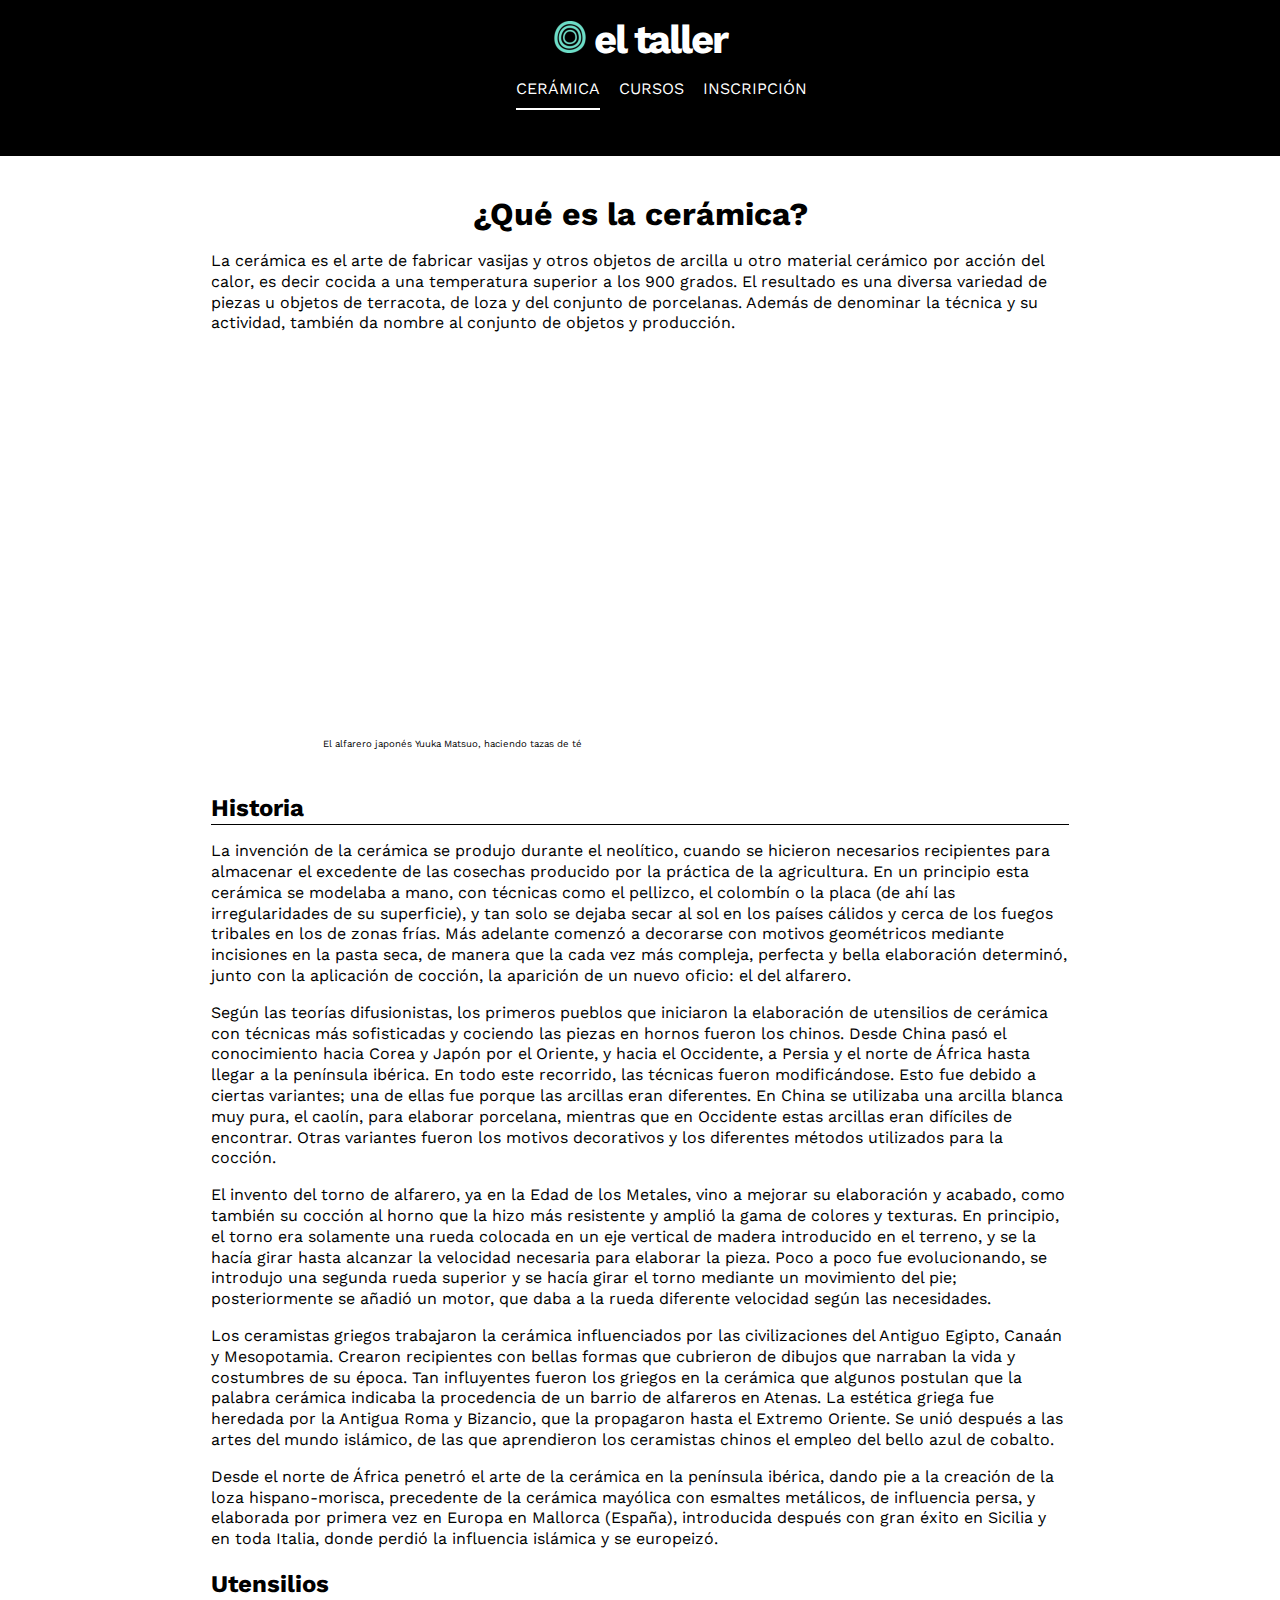
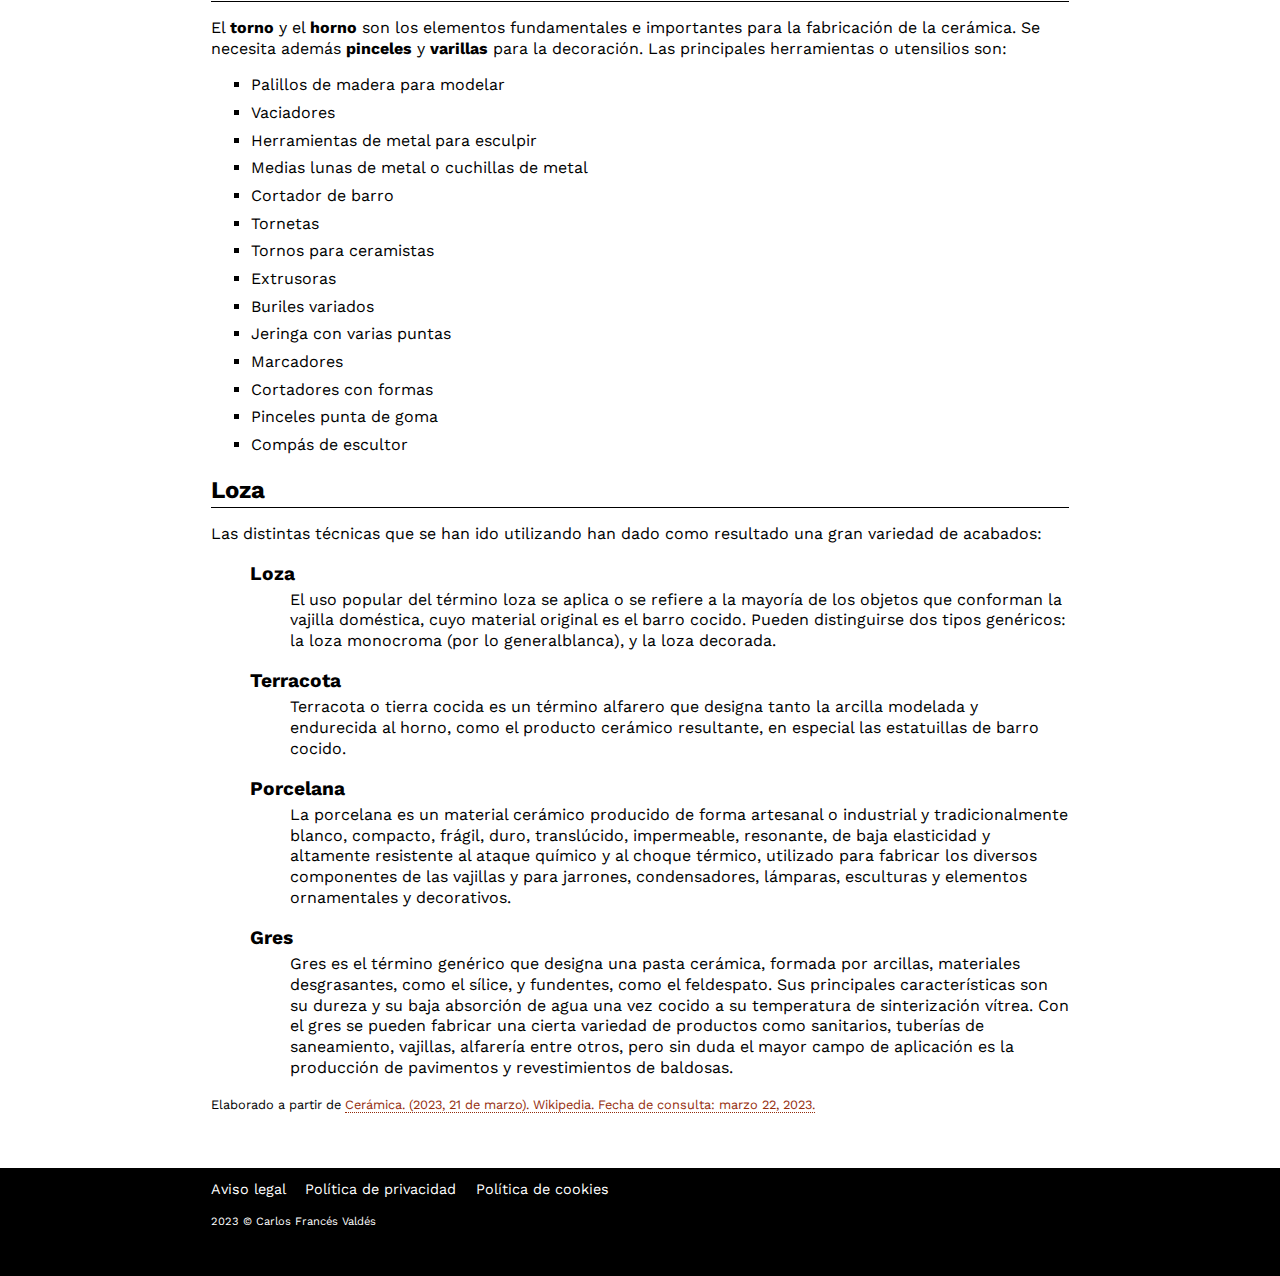
<file: P_Evaluable2_CFV/que-es-la-ceramica.html>
<!DOCTYPE html>
<html lang="es">
    <head>
        <meta charset="UTF-8">
        <meta name="viewport" content="width=device-width, initial-scale=1.0">
        <title>Que es la cerámica</title>
        <meta name="description" content="Que es la ceramica">
        <link rel="stylesheet" href="css/estilos.css">
        <link rel="icon" href="img/favicon-32x32.png">
        <link rel="preconnect" href="https://fonts.googleapis.com">
        <link rel="preconnect" href="https://fonts.gstatic.com" crossorigin>
    </head>
    <body id="ceramica">
        <header class="cap">
            <h1 class="titol"><a href="index.html">el taller</a></h1>
            <nav>
                <ul>
                    <li><a href="que-es-la-ceramica.html"  class="linea">CERÁMICA</a></li>
                    <li><a href="cursos.html">CURSOS</a></li>
                    <li><a href="inscripcion-cursos.html">INSCRIPCIÓN</a></li>
                </ul>
            </nav>
        </header>
        <main>
            <article>
                    <h2>¿Qué es la cerámica?</h2>
                    <p>La cerámica es el arte de fabricar vasijas y otros objetos de arcilla u otro material cerámico por acción del calor, es decir cocida a una temperatura superior a los 900 grados. El resultado es una diversa variedad de piezas u objetos de terracota, de loza y del conjunto de porcelanas. Además de denominar la técnica y su actividad, también da nombre al conjunto de objetos y producción.</p>
                    <figure>
                        <iframe width="560" height="315" src="https://www.youtube.com/embed/teqrk5vitto?si=3W88B3wynTittTcw" title="YouTube video player" allow="accelerometer; autoplay; clipboard-write; encrypted-media; gyroscope; picture-in-picture; web-share" referrerpolicy="strict-origin-when-cross-origin" allowfullscreen></iframe>
                        <figcaption>El alfarero japonés Yuuka Matsuo, haciendo tazas de té</figcaption>
                    </figure>
                <section>
                    <h3>Historia</h3>
                    <p>La invención de la cerámica se produjo durante el neolítico, cuando se hicieron necesarios recipientes para almacenar el excedente de las cosechas producido por la práctica de la agricultura. En un principio esta cerámica se modelaba a mano, con técnicas como el pellizco, el colombín o la placa (de ahí las irregularidades de su superficie), y tan solo se dejaba secar al sol en los países cálidos y cerca de los fuegos tribales en los de zonas frías. Más adelante comenzó a decorarse con motivos geométricos mediante incisiones en la pasta seca, de manera que la cada vez más compleja, perfecta y bella elaboración determinó, junto con la aplicación de cocción, la aparición de un nuevo oficio: el del alfarero.</p>
                    <p>Según las teorías difusionistas, los primeros pueblos que iniciaron la elaboración de utensilios de cerámica con técnicas más sofisticadas y cociendo las piezas en hornos fueron los chinos. Desde China pasó el conocimiento hacia Corea y Japón por el Oriente, y hacia el Occidente, a Persia y el norte de África hasta llegar a la península ibérica. En todo este recorrido, las técnicas fueron modificándose. Esto fue debido a ciertas variantes; una de ellas fue porque las arcillas eran diferentes. En China se utilizaba una arcilla blanca muy pura, el caolín, para elaborar porcelana, mientras que en Occidente estas arcillas eran difíciles de encontrar. Otras variantes fueron los motivos decorativos y los diferentes métodos utilizados para la cocción.</p>
                    <p>El invento del torno de alfarero, ya en la Edad de los Metales, vino a mejorar su elaboración y acabado, como también su cocción al horno que la hizo más resistente y amplió la gama de colores y texturas. En principio, el torno era solamente una rueda colocada en un eje vertical de madera introducido en el terreno, y se la hacía girar hasta alcanzar la velocidad necesaria para elaborar la pieza. Poco a poco fue evolucionando, se introdujo una segunda rueda superior y se hacía girar el torno mediante un movimiento del pie; posteriormente se añadió un motor, que daba a la rueda diferente velocidad según las necesidades.</p>
                    <p>Los ceramistas griegos trabajaron la cerámica influenciados por las civilizaciones del Antiguo Egipto, Canaán y Mesopotamia. Crearon recipientes con bellas formas que cubrieron de dibujos que narraban la vida y costumbres de su época. Tan influyentes fueron los griegos en la cerámica que algunos postulan que la palabra cerámica indicaba la procedencia de un barrio de alfareros en Atenas. La estética griega fue heredada por la Antigua Roma y Bizancio, que la propagaron hasta el Extremo Oriente. Se unió después a las artes del mundo islámico, de las que aprendieron los ceramistas chinos el empleo del bello azul de cobalto.</p>
                    <p>Desde el norte de África penetró el arte de la cerámica en la península ibérica, dando pie a la creación de la loza hispano-morisca, precedente de la cerámica mayólica con esmaltes metálicos, de influencia persa, y elaborada por primera vez en Europa en Mallorca (España), introducida después con gran éxito en Sicilia y en toda Italia, donde perdió la influencia islámica y se europeizó.</p>
                </section>
                <section>
                    <h3>Utensilios</h3>
                    <p>El <strong>torno</strong> y el <strong>horno</strong> son los elementos fundamentales e importantes para la fabricación de la cerámica. Se necesita además <strong>pinceles</strong> y <strong>varillas</strong> para la decoración. Las principales herramientas o utensilios son:</p>
                    <ul>
                        <li>Palillos de madera para modelar</li>
                        <li>Vaciadores</li>
                        <li>Herramientas de metal para esculpir</li>
                        <li>Medias lunas de metal o cuchillas de metal</li>
                        <li>Cortador de barro</li>
                        <li>Tornetas</li>
                        <li>Tornos para ceramistas</li>
                        <li>Extrusoras</li>
                        <li>Buriles variados</li>
                        <li>Jeringa con varias puntas</li>
                        <li>Marcadores</li>
                        <li>Cortadores con formas</li>
                        <li>Pinceles punta de goma</li>
                        <li>Compás de escultor</li>
                    </ul>
                </section>
                <section>
                    <h3>Loza</h3>
                    <p>Las distintas técnicas que se han ido utilizando han dado como resultado una gran variedad de acabados:</p>
                    <dl>
                        <dt>Loza</dt>
                        <dd>El uso popular del término loza se aplica o se refiere a la mayoría de los objetos que conforman la vajilla doméstica, cuyo material original es el barro cocido. Pueden distinguirse dos tipos genéricos: la loza monocroma (por lo generalblanca), y la loza decorada.</dd>
                        <dt>Terracota</dt>
                        <dd>Terracota o tierra cocida es un término alfarero que designa tanto la arcilla modelada y endurecida al horno, como el producto cerámico resultante, en especial las estatuillas de barro cocido.</dd>
                        <dt>Porcelana</dt>
                        <dd>La porcelana es un material cerámico producido de forma artesanal o industrial y tradicionalmente blanco, compacto, frágil, duro, translúcido, impermeable, resonante, de baja elasticidad y altamente resistente al ataque químico y al choque térmico, utilizado para fabricar los diversos componentes de las vajillas y para jarrones, condensadores, lámparas, esculturas y elementos ornamentales y decorativos.</dd>
                        <dt>Gres</dt>
                        <dd>Gres es el término genérico que designa una pasta cerámica, formada por arcillas, materiales desgrasantes, como el sílice, y fundentes, como el feldespato. Sus principales características son su dureza y su baja absorción de agua una vez cocido a su temperatura de sinterización vítrea. Con el gres se pueden fabricar una cierta variedad de productos como sanitarios, tuberías de saneamiento, vajillas, alfarería entre otros, pero sin duda el mayor campo de aplicación es la producción de pavimentos y revestimientos de baldosas.</dd>
                    </dl>
                </section>
                <footer>
                    <p>Elaborado a partir de <a href="https://es.wikipedia.org/w/index.php?title=Cer%C3%A1mica&oldid=150039390" class="enlace">Cerámica. (2023, 21 de marzo). Wikipedia. Fecha de consulta: marzo 22, 2023.</a></p>
                </footer>
            </article>
        </main>
        <footer class="pie">
            <nav>
                <ul>
                    <li><a href="">Aviso legal</a></li>
                    <li><a href="">Política de privacidad</a></li>
                    <li><a href="">Política de cookies</a></li>
                </ul>
            </nav>
            <p>2023 © Carlos Francés Valdés</p>
        </footer>
    </body>
</html>
</file>
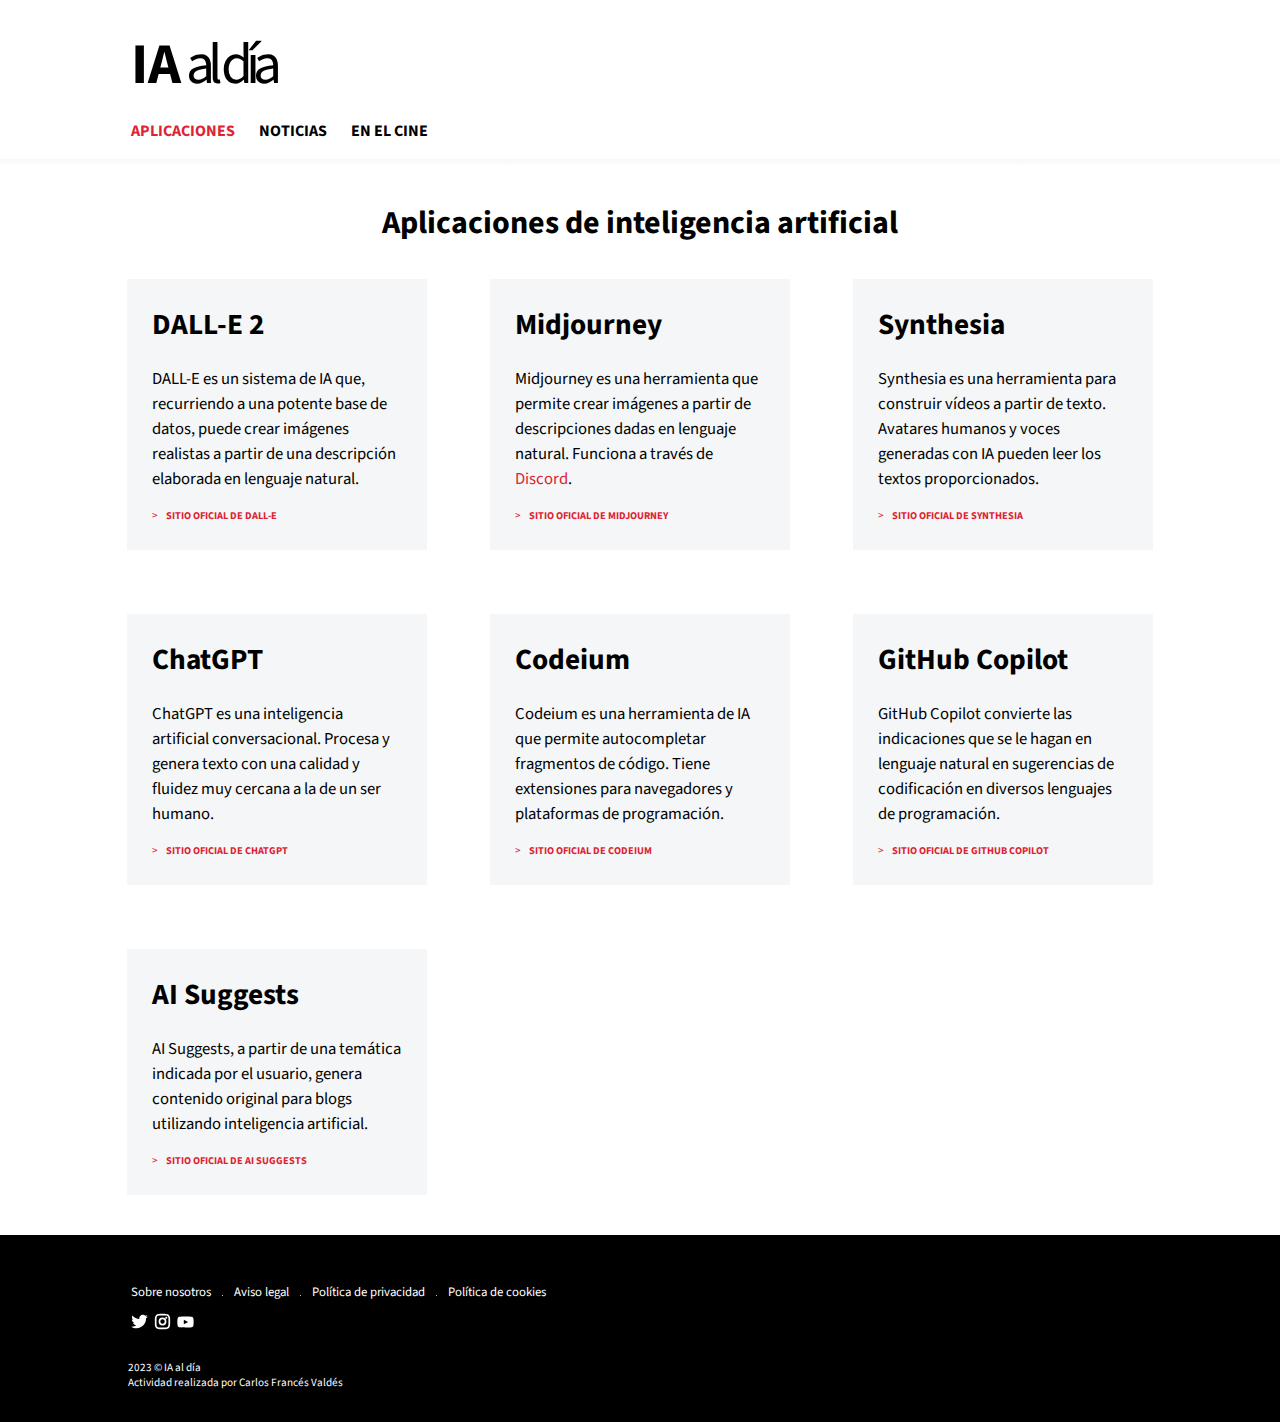
<file: P_Evaluable3_CFV/aplicaciones.html>
<!DOCTYPE html>
<html lang="es">
<head>
    <meta charset="UTF-8">
    <meta name="viewport" content="width=device-width, initial-scale=1.0">
    <title>Aplicaciones inteligencia artificial</title>
    <link rel="stylesheet" href="css/estils.css">
</head>
<body>
    <header>
        <h1><a href="index.html"><strong>IA</strong> al día</a></h1>
        <nav>
            <ul>
                <li><a id="actiu" href="aplicaciones.html">aplicaciones</a></li>
                <li><a href="">noticias</a></li>
                <li><a href="en-el-cine.html">en el cine</a></li>
            </ul>
        </nav>
    </header>
    <h2 id="titol">Aplicaciones de inteligencia artificial</h2>
    <main id="app">
        <article>
            <h3>DALL-E 2</h3>
            <p>DALL-E es un sistema de IA que, recurriendo a una potente base de datos, puede crear imágenes realistas a partir de una descripción elaborada en lenguaje natural.</p>
            <a class="roig-enlla fletxa" href="https://openai.com/product/dall-e-2">Sitio oficial de DALL-E</a>
        </article>
        <article>
            <h3>Midjourney</h3>
            <p>Midjourney es una herramienta que permite crear imágenes a partir de descripciones dadas en lenguaje natural. Funciona a través de <a href="https://discord.com">Discord</a>.</p>
            <a class="roig-enlla fletxa" href="https://www.midjourney.com/home/">Sitio oficial de Midjourney</a>
        </article>
        <article>
            <h3>Synthesia</h3>
            <p>Synthesia es una herramienta para construir vídeos a partir de texto. Avatares humanos y voces generadas con IA pueden leer los textos proporcionados.</p>
            <a class="roig-enlla fletxa" href="https://www.synthesia.io/">Sitio oficial de Synthesia</a>
        </article>
        <article>
            <h3>ChatGPT</h3>
            <p>ChatGPT es una inteligencia artificial conversacional. Procesa y genera texto con una calidad y fluidez muy cercana a la de un ser humano.</p>
            <a class="roig-enlla fletxa" href="https://chat.openai.com/">Sitio oficial de ChatGPT</a>
        </article>
        <article>
            <h3>Codeium</h3>
            <p>Codeium es una herramienta de IA que permite autocompletar fragmentos de código. Tiene extensiones para navegadores y plataformas de programación.</p>
            <a class="roig-enlla fletxa" href="https://codeium.com/">Sitio oficial de Codeium</a>
        </article>
        <article>
            <h3>GitHub Copilot</h3>
            <p>GitHub Copilot convierte las indicaciones que se le hagan en lenguaje natural en sugerencias de codificación en diversos lenguajes de programación.</p>
            <a class="roig-enlla fletxa" href="https://github.com/features/copilot">Sitio oficial de GitHub Copilot</a>
        </article>
        <article>
            <h3>AI Suggests</h3>
            <p>AI Suggests, a partir de una temática indicada por el usuario, genera contenido original para blogs utilizando inteligencia artificial.</p>
            <a class="roig-enlla fletxa" href="https://ai-suggests.com/">Sitio oficial de AI Suggests</a>
        </article>
    </main>
    <footer>
        <div>
            <ul>
                <li><a href="">Sobre nosotros</a></li>
                <li><a href="">Aviso legal</a></li>
                <li><a href="">Política de privacidad</a></li>
                <li><a href="">Política de cookies</a></li>
            </ul>
            <div id="reds">
                <a href=""><img src="img/twitter.svg" alt="twitter"></a>
                <a href=""><img src="img/instagram.svg" alt="instagram"></a>
                <a href=""><img src="img/youtube.svg" alt="youtube"></a>
            </div>
            <div>
                <p>2023 © IA al día</p>
                <p>Actividad realizada por Carlos Francés Valdés</p>
            </div>
        </div>
    </footer>
</body>
</html>
</file>
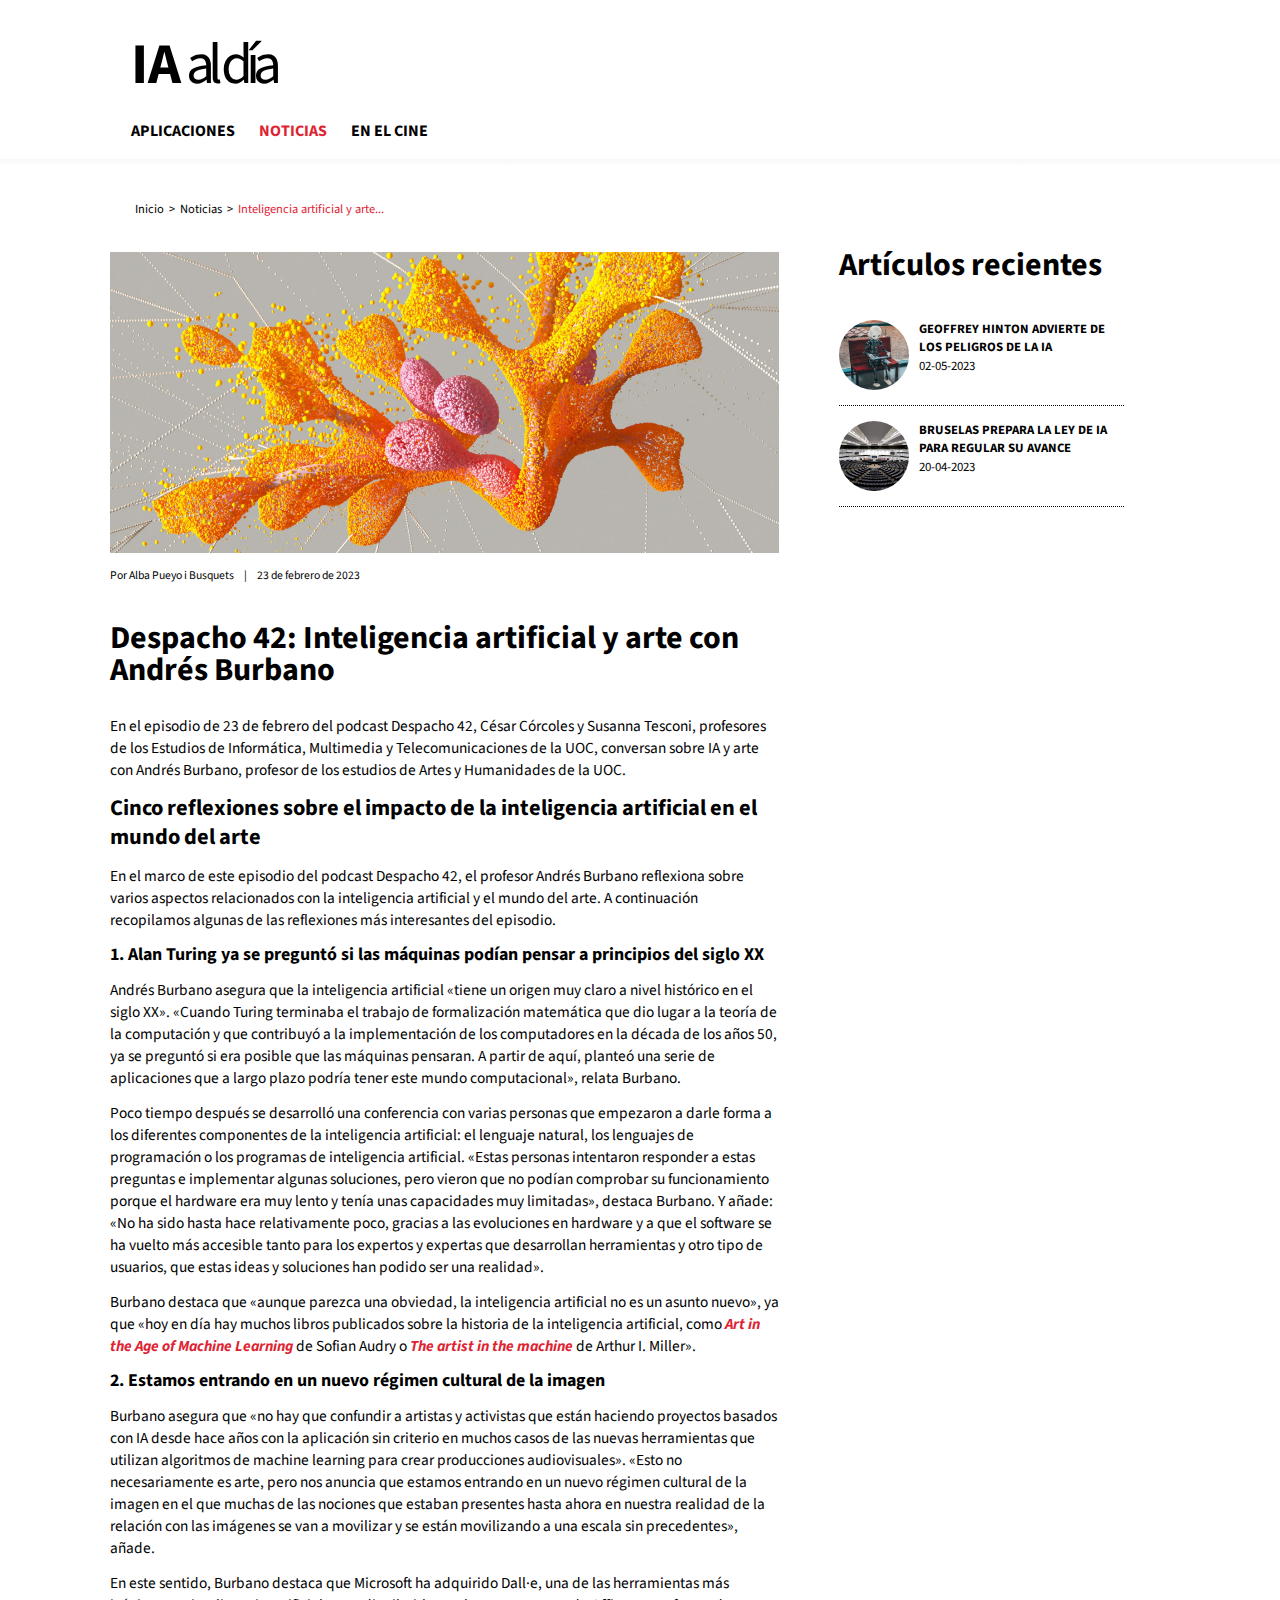
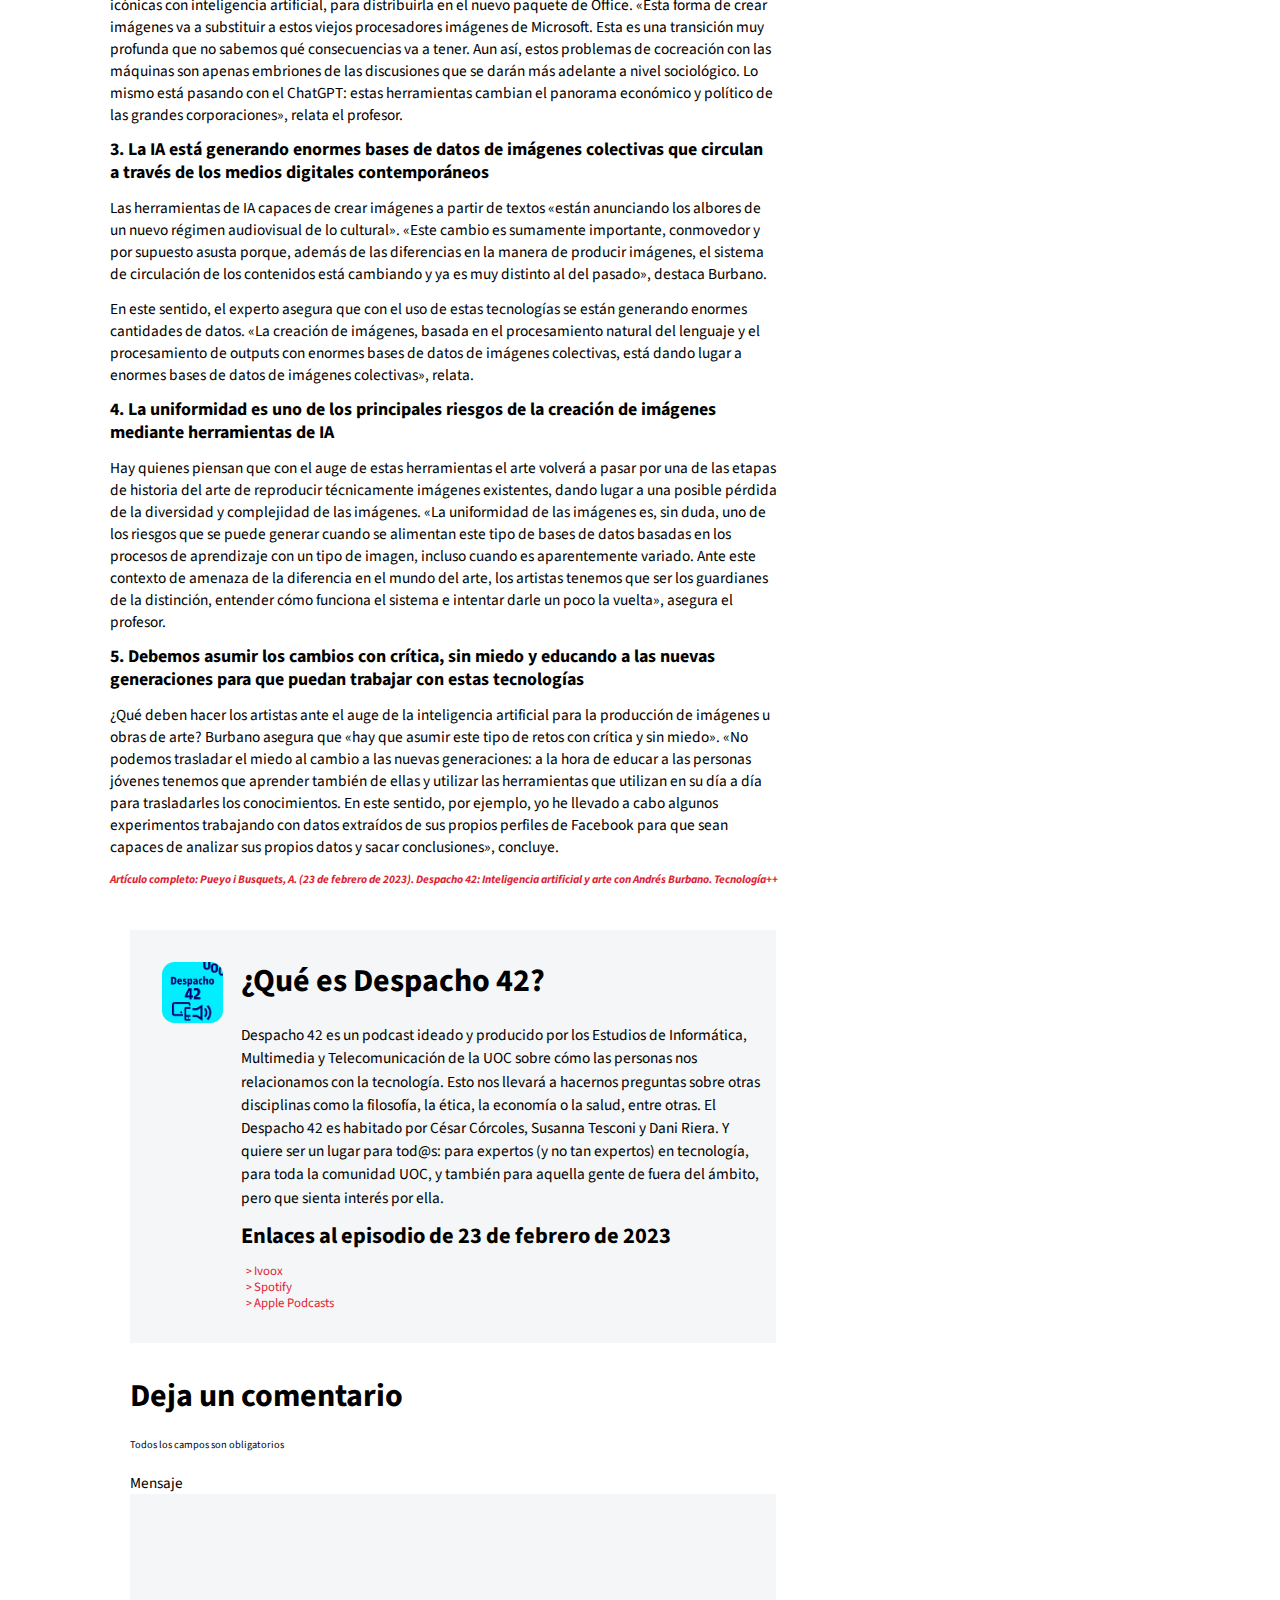
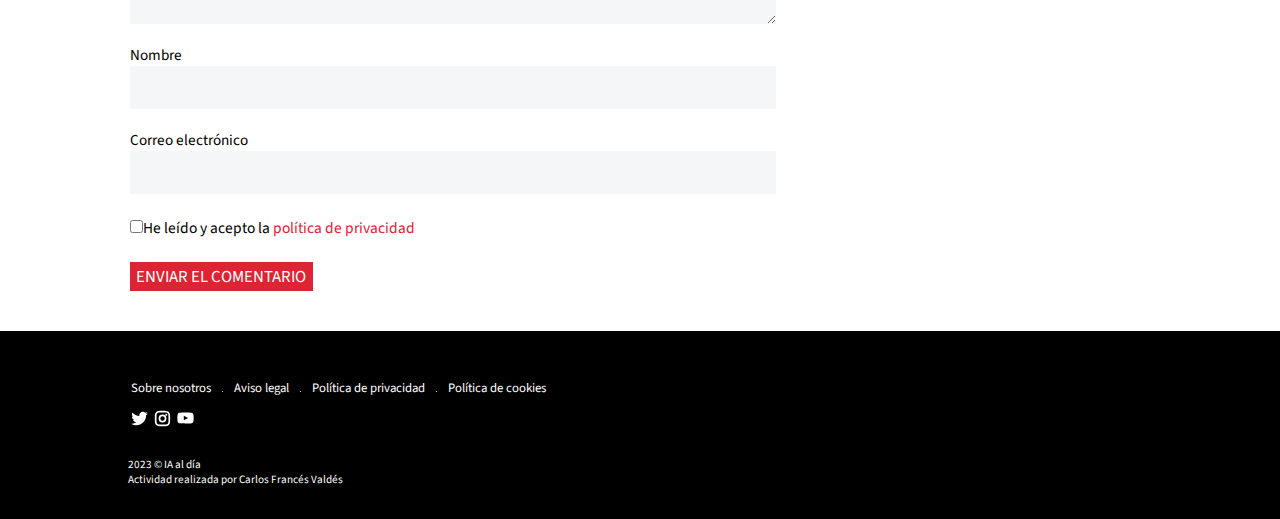
<file: P_Evaluable3_CFV/despacho-42.html>
<!DOCTYPE html>
<html lang="es">
<head>
    <meta charset="UTF-8">
    <meta name="viewport" content="width=device-width, initial-scale=1.0">
    <title>Despacho 42 podcast</title>
    <link rel="stylesheet" href="css/estils.css">
</head>
<body>
    <header>
        <h1><a href="index.html"><strong>IA</strong> al día</a></h1>
        <nav>
            <ul>
                <li><a href="aplicaciones.html">aplicaciones</a></li>
                <li><a class="actiu" href="">noticias</a></li>
                <li><a href="en-el-cine.html">en el cine</a></li>
            </ul>
        </nav>
    </header>
    <main id="despa">
        <div id="breadcrumbs">
            <a href="index.html">Inicio</a> &gt;
            <a href="">Noticias</a> &gt;
            <span class="actiu">Inteligencia artificial y arte...</span>
        </div>
        <article>
            <figure>
                <img src="img/n-despacho42-post.jpg" alt="Imagen artística generada por IA representando ramas redondeadas de color naranja y rosa formadas por pequeñas bolitas">
                <figcaption><span>Por Alba Pueyo i Busquets</span><span>23 de febrero de 2023</span></figcaption>
            </figure>
            <h2 id="titol">Despacho 42: Inteligencia artificial y arte con Andrés Burbano</h2>
            <p>En el episodio de 23 de febrero del podcast Despacho 42, César Córcoles y Susanna Tesconi, profesores de los Estudios de Informática, Multimedia y Telecomunicaciones de la UOC, conversan sobre IA y arte con Andrés Burbano, profesor de los estudios de Artes y Humanidades de la UOC.</p>
            <h3>Cinco reflexiones sobre el impacto de la inteligencia artificial en el mundo del arte</h3>
            <p>En el marco de este episodio del podcast Despacho 42, el profesor Andrés Burbano reflexiona sobre varios aspectos relacionados con la inteligencia artificial y el mundo del arte. A continuación recopilamos algunas de las reflexiones más interesantes del episodio.</p>
            <h4>1. Alan Turing ya se preguntó si las máquinas podían pensar a principios del siglo XX</h4>
            <p>Andrés Burbano asegura que la inteligencia artificial &laquo;tiene un origen muy claro a nivel histórico en el siglo XX&raquo;. &laquo;Cuando Turing terminaba el trabajo de formalización matemática que dio lugar a la teoría de la computación y que contribuyó a la implementación de los computadores en la década de los años 50, ya se preguntó si era posible que las máquinas pensaran. A partir de aquí, planteó una serie de aplicaciones que a largo plazo podría tener este mundo computacional&raquo;, relata Burbano.</p>
            <p>Poco tiempo después se desarrolló una conferencia con varias personas que empezaron a darle forma a los diferentes componentes de la inteligencia artificial: el lenguaje natural, los lenguajes de programación o los programas de inteligencia artificial. &laquo;Estas personas intentaron responder a estas preguntas e implementar algunas soluciones, pero vieron que no podían comprobar su funcionamiento porque el hardware era muy lento y tenía unas capacidades muy limitadas&raquo;, destaca Burbano. Y añade: &laquo;No ha sido hasta hace relativamente poco, gracias a las evoluciones en hardware y a que el software se ha vuelto más accesible tanto para los expertos y expertas que desarrollan herramientas y otro tipo de usuarios, que estas ideas y soluciones han podido ser una realidad&raquo;.</p>
            <p>Burbano destaca que &laquo;aunque parezca una obviedad, la inteligencia artificial no es un asunto nuevo&raquo;, ya que &laquo;hoy en día hay muchos libros publicados sobre la historia de la inteligencia artificial, como <a href="https://mitpress.mit.edu/9780262046183/art-in-the-age-of-machine-learning/"><cite>Art in the Age of Machine Learning</cite></a> de Sofian Audry o <a href="https://www.artistinthemachine.net/"><cite>The artist in the machine</cite></a> de Arthur I. Miller&raquo;.</p>
            <h4>2. Estamos entrando en un nuevo régimen cultural de la imagen</h4>
            <p>Burbano asegura que &laquo;no hay que confundir a artistas y activistas que están haciendo proyectos basados con IA desde hace años con la aplicación sin criterio en muchos casos de las nuevas herramientas que utilizan algoritmos de machine learning para crear producciones audiovisuales&raquo;. &laquo;Esto no necesariamente es arte, pero nos anuncia que estamos entrando en un nuevo régimen cultural de la imagen en el que muchas de las nociones que estaban presentes hasta ahora en nuestra realidad de la relación con las imágenes se van a movilizar y se están movilizando a una escala sin precedentes&raquo;, añade.</p>
            <p>En este sentido, Burbano destaca que Microsoft ha adquirido Dall·e, una de las herramientas más icónicas con inteligencia artificial, para distribuirla en el nuevo paquete de Office. &laquo;Esta forma de crear imágenes va a substituir a estos viejos procesadores imágenes de Microsoft. Esta es una transición muy profunda que no sabemos qué consecuencias va a tener. Aun así, estos problemas de cocreación con las máquinas son apenas embriones de las discusiones que se darán más adelante a nivel sociológico. Lo mismo está pasando con el ChatGPT: estas herramientas cambian el panorama económico y político de las grandes corporaciones&raquo;, relata el profesor.</p>
            <h4>3. La IA está generando enormes bases de datos de imágenes colectivas que circulan a través de los medios digitales contemporáneos</h4>
            <p>Las herramientas de IA capaces de crear imágenes a partir de textos &laquo;están anunciando los albores de un nuevo régimen audiovisual de lo cultural&raquo;. &laquo;Este cambio es sumamente importante, conmovedor y por supuesto asusta porque, además de las diferencias en la manera de producir imágenes, el sistema de circulación de los contenidos está cambiando y ya es muy distinto al del pasado&raquo;, destaca Burbano.</p>
            <p>En este sentido, el experto asegura que con el uso de estas tecnologías se están generando enormes cantidades de datos. &laquo;La creación de imágenes, basada en el procesamiento natural del lenguaje y el procesamiento de outputs con enormes bases de datos de imágenes colectivas, está dando lugar a enormes bases de datos de imágenes colectivas&raquo;, relata.  </p>
            <h4>4. La uniformidad es uno de los principales riesgos de la creación de imágenes mediante herramientas de IA</h4>
            <p>Hay quienes piensan que con el auge de estas herramientas el arte volverá a pasar por una de las etapas de historia del arte de reproducir técnicamente imágenes existentes, dando lugar a una posible pérdida de la diversidad y complejidad de las imágenes. &laquo;La uniformidad de las imágenes es, sin duda, uno de los riesgos que se puede generar cuando se alimentan este tipo de bases de datos basadas en los procesos de aprendizaje con un tipo de imagen, incluso cuando es aparentemente variado. Ante este contexto de amenaza de la diferencia en el mundo del arte, los artistas tenemos que ser los guardianes de la distinción, entender cómo funciona el sistema e intentar darle un poco la vuelta&raquo;, asegura el profesor.  </p>
            <h4>5. Debemos asumir los cambios con crítica, sin miedo y educando a las nuevas generaciones para que puedan trabajar con estas tecnologías</h4>
            <p>¿Qué deben hacer los artistas ante el auge de la inteligencia artificial para la producción de imágenes u obras de arte? Burbano asegura que &laquo;hay que asumir este tipo de retos con crítica y sin miedo&raquo;. &laquo;No podemos trasladar el miedo al cambio a las nuevas generaciones: a la hora de educar a las personas jóvenes tenemos que aprender también de ellas y utilizar las herramientas que utilizan en su día a día para trasladarles los conocimientos. En este sentido, por ejemplo, yo he llevado a cabo algunos experimentos trabajando con datos extraídos de sus propios perfiles de Facebook para que sean capaces de analizar sus propios datos y sacar conclusiones&raquo;, concluye.</p>        
            <p id="enllaç-article"><a id="enllaç" href="https://blogs.uoc.edu/informatica/despacho-42-inteligencia-artificial-y-arte/">Artículo completo: Pueyo i Busquets, A. (23 de febrero de 2023). Despacho 42: Inteligencia artificial y arte con Andrés Burbano. Tecnología++</a></p>
        </article>
        <div id="que-es-despa">
            <div id="logo-despa"></div>
            <div>
                <h2>¿Qué es Despacho 42?</h2>
                <p>Despacho 42 es un podcast ideado y producido por los Estudios de Informática, Multimedia y Telecomunicación de la UOC sobre cómo las personas nos relacionamos con la tecnología. Esto nos llevará a hacernos preguntas sobre otras disciplinas como la filosofía, la ética, la economía o la salud, entre otras. El Despacho 42 es habitado por César Córcoles, Susanna Tesconi y Dani Riera. Y quiere ser un lugar para tod@s: para expertos (y no tan expertos) en tecnología, para toda la comunidad UOC, y también para aquella gente de fuera del ámbito, pero que sienta interés por ella.</p>
                <h3>Enlaces al episodio de 23 de febrero de 2023</h3>
                <div>
                    <a class="roig" href="https://go.ivoox.com/rf/103575056?utm_source=embed_audio_new&utm_medium=share&utm_campaign=new_embeds">Ivoox</a>
                    <a class="roig" href="https://open.spotify.com/episode/5a7qHBmOFktjCaqlAKgEz1?si=aa986f248ee14acb">Spotify</a>
                    <a class="roig" href="https://podcasts.apple.com/us/podcast/despacho-42-tecnolog%C3%ADa-y-arte-con-andr%C3%A9s-burbano/id1499615619?i=1000601274966">Apple Podcasts</a>
                </div>
            </div>
        </div>
        <form action="despacho-42.html">
            <h2>Deja un comentario</h2>
            <p>Todos los campos son obligatorios</p>
            <label for="mensaje">Mensaje</label>
            <textarea name="mensaje" id="mensaje" cols="30" rows="10"></textarea>
            <label for="nombre">Nombre</label>
            <input type="text" id="nombre" name="nombre">
            <label for="email">Correo electrónico</label>
            <input type="email" id="email" name="email">
            <div>
                <input type="checkbox" id="privacidad" name="privacidad"><label for="privacidad">He leído y acepto la <a class="privacidad" href="">política de privacidad</a></label>
            </div>
            <input id="enviar" type="submit" value="Enviar el comentario">
            
        </form>
        <aside>
            <h2>Artículos recientes</h2>
            <figure>
                <img src="img/n-geoffrey-hinton-thumbnail.jpg" alt="">
                <p>Geoffrey Hinton advierte de los peligros de la IA</p>
                <figcaption>02-05-2023</figcaption>
            </figure>
            <figure>
                <img src="img/n-ue-ia-thumbnail.jpg" alt="">
                <p>Bruselas prepara la ley de IA para regular su avance</p>
                <figcaption>20-04-2023</figcaption>
            </figure>
        </aside>
    </main>
    <footer>
        <div>
            <ul>
                <li><a href="">Sobre nosotros</a></li>
                <li><a href="">Aviso legal</a></li>
                <li><a href="">Política de privacidad</a></li>
                <li><a href="">Política de cookies</a></li>
            </ul>
            <div id="reds">
                <a href=""><img src="img/twitter.svg" alt="twitter"></a>
                <a href=""><img src="img/instagram.svg" alt="instagram"></a>
                <a href=""><img src="img/youtube.svg" alt="youtube"></a>
            </div>
            <div>
                <p>2023 © IA al día</p>
                <p>Actividad realizada por Carlos Francés Valdés</p>
            </div>
        </div>
    </footer>
</body>
</html>
</file>
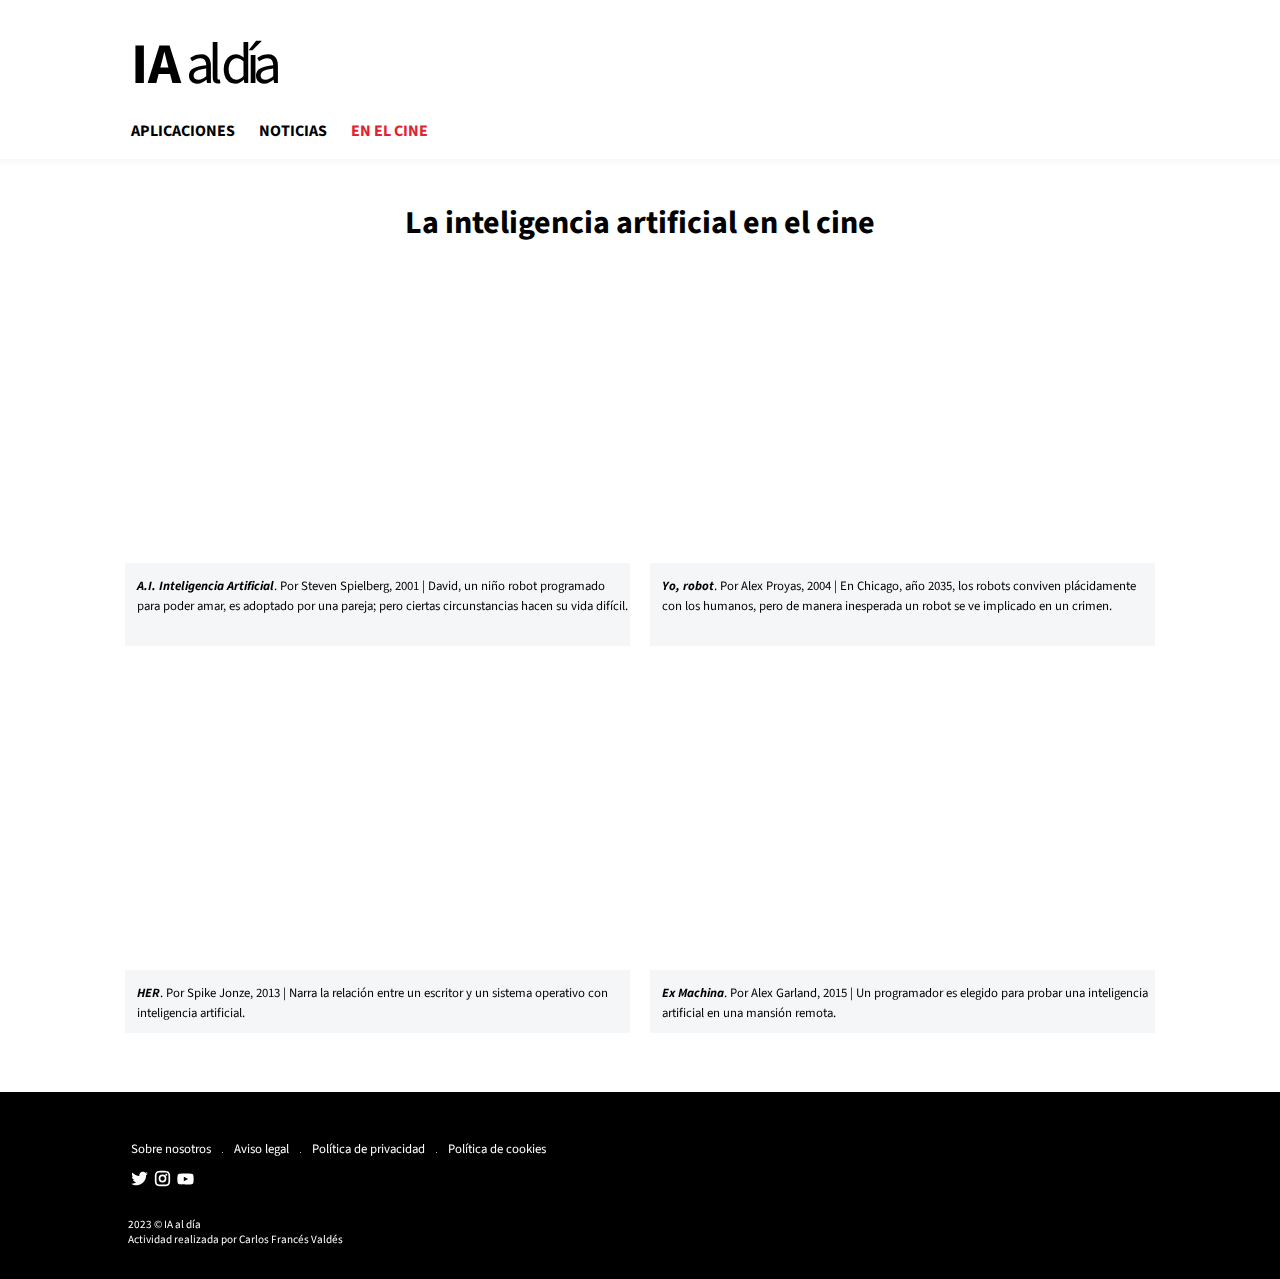
<file: P_Evaluable3_CFV/en-el-cine.html>
<!DOCTYPE html>
<html lang="es">
<head>
    <meta charset="UTF-8">
    <meta name="viewport" content="width=device-width, initial-scale=1.0">
    <title>IA en el cine</title>
    <link rel="stylesheet" href="css/estils.css">
</head>
<body>
    <header>
        <h1><a href="index.html"><strong>IA</strong> al día</a></h1>
        <nav>
            <ul>
                <li><a href="aplicaciones.html">aplicaciones</a></li>
                <li><a href="">noticias</a></li>
                <li><a id="actiu" href="en-el-cine.html">en el cine</a></li>
            </ul>
        </nav>
    </header>
    <main id="pelicules">
        <h2 id="titol">La inteligencia artificial en el cine</h2>
        <div>
            <figure>
                <iframe width="560" height="315" src="https://www.youtube.com/embed/_19pRsZRiz4?si=XowkFBqvhasgaJAx" title="YouTube video player" allow="accelerometer; autoplay; clipboard-write; encrypted-media; gyroscope; picture-in-picture; web-share" allowfullscreen></iframe>
                <figcaption><cite>A.I. Inteligencia Artificial</cite>. Por Steven Spielberg, 2001 | David, un niño robot programado para poder amar, es adoptado por una pareja; pero ciertas circunstancias hacen su vida difícil.</figcaption>
            </figure>
            <figure>
                <iframe width="560" height="315" src="https://www.youtube.com/embed/xR3TT0nSORc?si=ZMt3Xh65cQCb4yj_" title="YouTube video player" allow="accelerometer; autoplay; clipboard-write; encrypted-media; gyroscope; picture-in-picture; web-share" allowfullscreen></iframe>
                <figcaption><cite>Yo, robot</cite>. Por Alex Proyas, 2004 | En Chicago, año 2035, los robots conviven plácidamente con los humanos, pero de manera inesperada un robot se ve implicado en un crimen.</figcaption>
            </figure>
            <figure>
                <iframe width="560" height="315" src="https://www.youtube.com/embed/UVMcpZ42BkA?si=giSwtQ0F5FKrodTW" title="YouTube video player" allow="accelerometer; autoplay; clipboard-write; encrypted-media; gyroscope; picture-in-picture; web-share" allowfullscreen></iframe>
                <figcaption><cite>HER</cite>. Por Spike Jonze, 2013 | Narra la relación entre un escritor y un sistema operativo con inteligencia artificial.</figcaption>
            </figure>
            <figure>
                <iframe width="560" height="315" src="https://www.youtube.com/embed/sNExF5WYMaA?si=FujewnSPWgFo2qrH" title="YouTube video player" allow="accelerometer; autoplay; clipboard-write; encrypted-media; gyroscope; picture-in-picture; web-share" allowfullscreen></iframe>
                <figcaption><cite>Ex Machina</cite>. Por Alex Garland, 2015 | Un programador es elegido para probar una inteligencia artificial en una mansión remota.</figcaption>
            </figure>
        </div>
    </main>
    <footer>
        <div>
            <ul>
                <li><a href="">Sobre nosotros</a></li>
                <li><a href="">Aviso legal</a></li>
                <li><a href="">Política de privacidad</a></li>
                <li><a href="">Política de cookies</a></li>
            </ul>
            <div id="reds">
                <a href=""><img src="img/twitter.svg" alt="twitter"></a>
                <a href=""><img src="img/instagram.svg" alt="instagram"></a>
                <a href=""><img src="img/youtube.svg" alt="youtube"></a>
            </div>
            <div>
                <p>2023 © IA al día</p>
                <p>Actividad realizada por Carlos Francés Valdés</p>
            </div>
        </div>
    </footer>
</body>
</html>
</file>
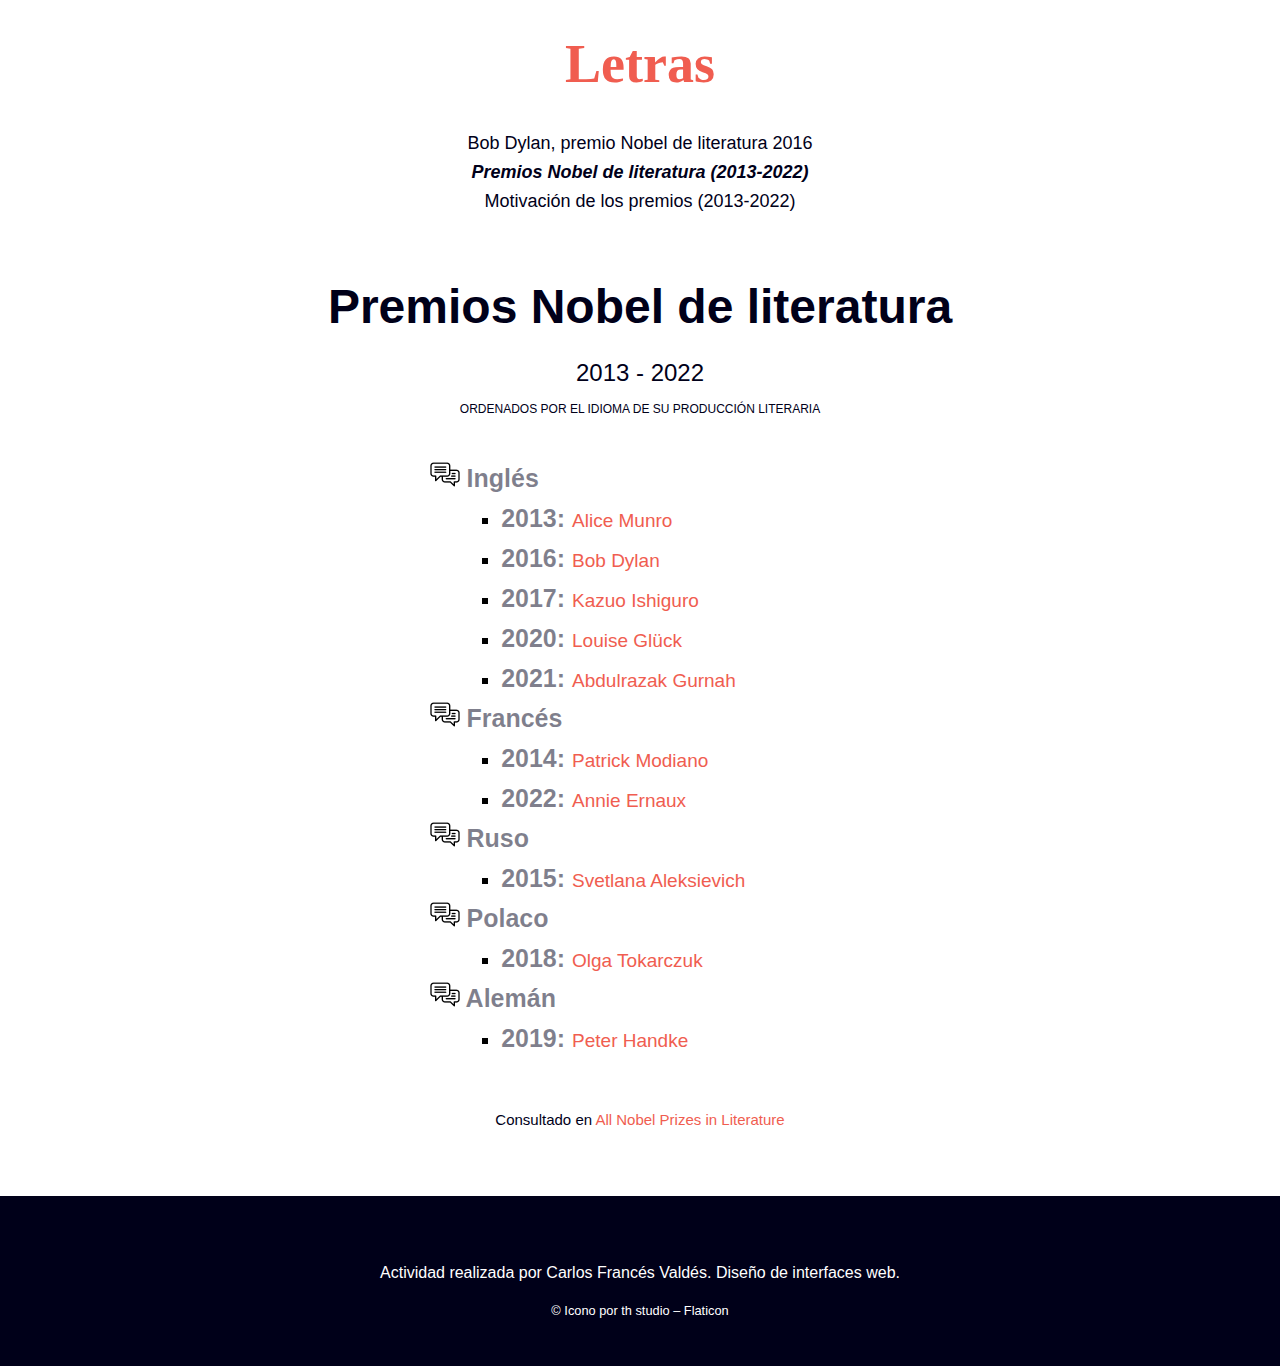
<file: PrácticaEvaluable1_CFV/listado-nobel-literatura.html>
<!DOCTYPE html>
<html lang="es">
<head>
    <meta charset="UTF-8">
    <meta name="viewport" content="width=device-width, initial-scale=1.0">
    <title>Premios Nobel de Literatura 2013-2022</title>
    <link rel="stylesheet" href="css/estilos.css">
</head>
<body>
    <!-- Cabecera -->
    <header>
        <h1><a href="index.html">Letras</a></h1>
    </header>
    
    <!-- Menú de navegación -->
    <nav>
        <ul>
            <li><a href="index.html">Bob Dylan, premio Nobel de literatura 2016</a></li>
            <li><a href="listado-nobel-literatura.html" class="atm">Premios Nobel de literatura (2013-2022)</a></li>
            <li><a href="motivacion-premios.html">Motivación de los premios (2013-2022)</a></li>
        </ul>
    </nav>

    <!-- Contenido principal -->
    <main>
        <article>
            <h2>Premios Nobel de literatura</h2>
            <h3>2013 - 2022</h3>
            <p>ORDENADOS POR EL IDIOMA DE SU PRODUCCIÓN LITERARIA</p>

            <!-- Lista de Premios por idioma -->
            <section>
                <ul id="idiomas">
                    <li><img src="img/idioma.png" alt="icono"> Inglés
                        <ul>
                            <li class="anyos-gris">2013: <a href="motivacion-premios.html#alice-munro" target="_blank" class="nom">Alice Munro</a></li>
                            <li class="anyos-gris">2016: <a href="motivacion-premios.html#bob-dylan" target="_blank" class="nom">Bob Dylan</a></li>
                            <li class="anyos-gris">2017: <a href="motivacion-premios.html#kazuo-ishiguro" target="_blank" class="nom">Kazuo Ishiguro</a></li>
                            <li class="anyos-gris">2020: <a href="motivacion-premios.html#louise-gluck" target="_blank" class="nom">Louise Glück</a></li>
                            <li class="anyos-gris">2021: <a href="motivacion-premios.html#abdulrazak-gurnah" target="_blank" class="nom">Abdulrazak Gurnah</a></li>
                        </ul>
                    </li>
                    <li><img src="img/idioma.png" alt="icono"> Francés
                        <ul>
                            <li class="anyos-gris">2014: <a href="motivacion-premios.html#patrick-modiano" target="_blank" class="nom">Patrick Modiano</a></li>
                            <li class="anyos-gris">2022: <a href="motivacion-premios.html#annie-ernaux" target="_blank" class="nom">Annie Ernaux</a></li>
                        </ul>
                    </li>
                    <li><img src="img/idioma.png" alt="icono"> Ruso
                        <ul>
                            <li class="anyos-gris">2015: <a href="motivacion-premios.html#svetlana-aleksievich" target="_blank" class="nom">Svetlana Aleksievich</a></li>
                        </ul>
                    </li>
                    <li><img src="img/idioma.png" alt="icono"> Polaco
                        <ul>
                            <li class="anyos-gris">2018: <a href="motivacion-premios.html#olga-tokarczuk" target="_blank" class="nom">Olga Tokarczuk</a></li>
                        </ul>
                    </li>
                    <li><img src="img/idioma.png" alt="icono"> Alemán
                        <ul>
                            <li class="anyos-gris">2019: <a href="motivacion-premios.html#peter-handke" target="_blank" class="nom">Peter Handke</a></li>
                        </ul>
                    </li>
                </ul>
            </section>

            <!-- Fuente consultada -->
            <p class="fuente">Consultado en <a href="https://www.nobelprize.org/prizes/lists/all-nobel-prizes-in-literature/" target="_blank">All Nobel Prizes in Literature</a></p>
        </article>
    </main>

    <!-- Pie de página -->
    <footer>
        <p>Actividad realizada por Carlos Francés Valdés. Diseño de interfaces web.</p>
        <p><a href="https://www.flaticon.es/iconos-gratis/opcion-de-chat">© Icono por th studio – Flaticon</a></p>
    </footer>
</body>
</html>
</file>
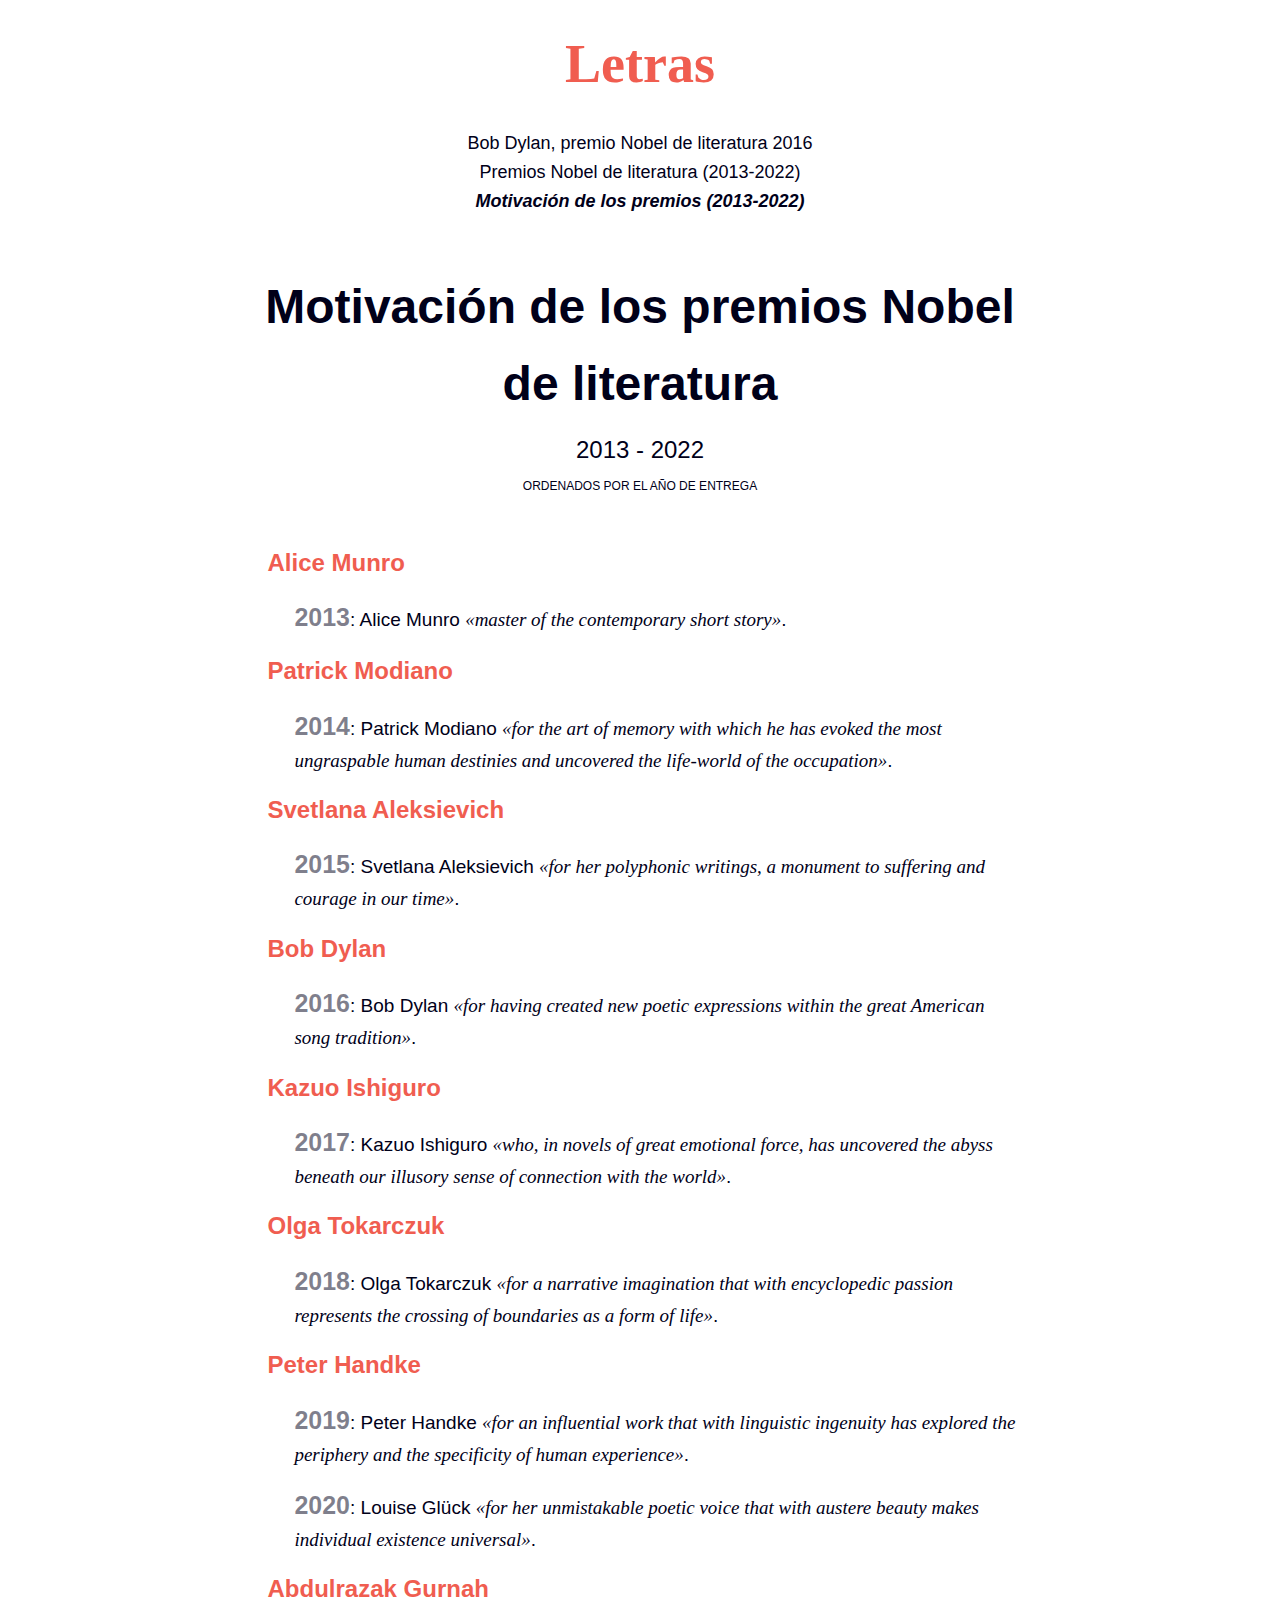
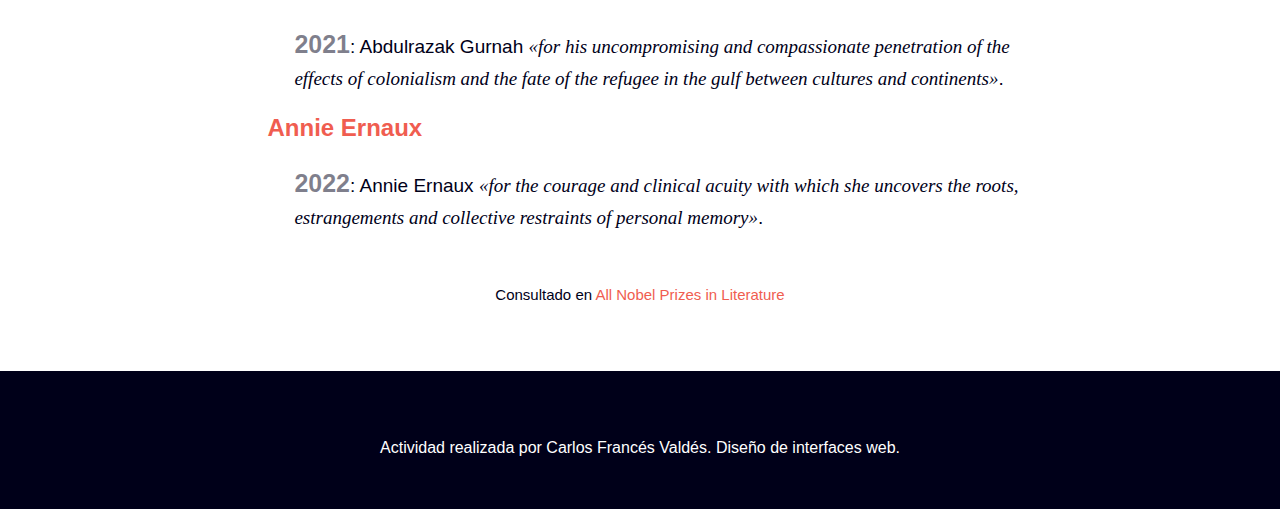
<file: PrácticaEvaluable1_CFV/motivacion-premios.html>
<!DOCTYPE html>
<html lang="es">
<head>
    <meta charset="UTF-8">
    <meta name="viewport" content="width=device-width, initial-scale=1.0">
    <title>Motivación de los premios 2013-2022</title>
    <link rel="stylesheet" href="css/estilos.css">
</head>
<body>
    <!-- Cabecera -->
    <header>
        <h1><a href="index.html">Letras</a></h1>
    </header>
    
    <!-- Menú de navegación -->
    <nav>
        <ul>
            <li><a href="index.html">Bob Dylan, premio Nobel de literatura 2016</a></li>
            <li><a href="listado-nobel-literatura.html">Premios Nobel de literatura (2013-2022)</a></li>
            <li><a href="motivacion-premios.html" class="atm">Motivación de los premios (2013-2022)</a></li>
        </ul>
    </nav>

    <!-- Contenido principal -->
    <main>
        <article>
            <h2>Motivación de los premios Nobel de literatura</h2>
            <h3>2013 - 2022</h3>
            <p>ORDENADOS POR EL AÑO DE ENTREGA</p>

            <dl>
                <dt id="alice-munro"><a href="https://www.nobelprize.org/prizes/literature/2013/munro/facts/" class="nom-motiv">Alice Munro</a></dt>
                <dd><span class="anyos-gris">2013</span>: Alice Munro <q lang="en">master of the contemporary short story</q>.</dd>
                
                <dt id="patrick-modiano"><a href="https://www.nobelprize.org/prizes/literature/2014/modiano/facts/" class="nom-motiv">Patrick Modiano</a></dt>
                <dd><span class="anyos-gris">2014</span>: Patrick Modiano <q lang="en">for the art of memory with which he has evoked the most ungraspable human destinies and uncovered the life-world of the occupation</q>.</dd>
                
                <dt id="svetlana-aleksievich"><a href="https://www.nobelprize.org/prizes/literature/2015/alexievich/facts/" class="nom-motiv">Svetlana Aleksievich</a></dt>
                <dd><span class="anyos-gris">2015</span>: Svetlana Aleksievich <q lang="en">for her polyphonic writings, a monument to suffering and courage in our time</q>.</dd>
                
                <dt id="bob-dylan"><a href="https://www.nobelprize.org/prizes/literature/2016/dylan/facts/" class="nom-motiv">Bob Dylan </a></dt>
                <dd><span class="anyos-gris">2016</span>: Bob Dylan <q lang="en">for having created new poetic expressions within the great American song tradition</q>.</dd>
                
                <dt id="kazuo-ishiguro"><a href="https://www.nobelprize.org/prizes/literature/2017/ishiguro/facts/" class="nom-motiv">Kazuo Ishiguro</a></dt>
                <dd><span class="anyos-gris">2017</span>: Kazuo Ishiguro <q lang="en">who, in novels of great emotional force, has uncovered the abyss beneath our illusory sense of connection with the world</q>.</dd>
               
                <dt id="olga-tokarczuk"><a href="https://www.nobelprize.org/prizes/literature/2018/tokarczuk/facts/" class="nom-motiv">Olga Tokarczuk</a></dt>
                <dd><span class="anyos-gris">2018</span>: Olga Tokarczuk <q lang="en">for a narrative imagination that with encyclopedic passion represents the crossing of boundaries as a form of life</q>.</dd>
                
                <dt id="peter-handke"><a href="https://www.nobelprize.org/prizes/literature/2019/handke/facts/" class="nom-motiv">Peter Handke</a></dt>
                <dd><span class="anyos-gris">2019</span>: Peter Handke <q lang="en">for an influential work that with linguistic ingenuity has explored the periphery and the specificity of human experience</q>.</dd>
                
                <dt id="louise-gluck"><a href="https://www.nobelprize.org/prizes/literature/2020/gluck/facts/" class="nom-motiv"></a></dt>
                <dd><span class="anyos-gris">2020</span>: Louise Glück <q lang="en">for her unmistakable poetic voice that with austere beauty makes individual existence universal</q>.</dd>
                
                <dt id="abdulrazak-gurnah"><a href="https://www.nobelprize.org/prizes/literature/2021/gurnah/facts/" class="nom-motiv">Abdulrazak Gurnah</a></dt>
                <dd><span class="anyos-gris">2021</span>: Abdulrazak Gurnah <q lang="en">for his uncompromising and compassionate penetration of the effects of colonialism and the fate of the refugee in the gulf between cultures and continents</q>.</dd>
                
                <dt id="annie-ernaux"><a href="https://www.nobelprize.org/prizes/literature/2022/ernaux/facts/" class="nom-motiv">Annie Ernaux</a></dt>
                <dd><span class="anyos-gris">2022</span>: Annie Ernaux <q lang="en">for the courage and clinical acuity with which she uncovers the roots, estrangements and collective restraints of personal memory</q>.</dd> 
            </dl>
            
            <!-- Fuente consultada -->
            <p class="fuente">Consultado en <a href="https://www.nobelprize.org/prizes/lists/all-nobel-prizes-in-literature/" target="_blank">All Nobel Prizes in Literature</a></p>
        </article>
    </main>

    <!-- Pie de página -->
    <footer>
        <p>Actividad realizada por Carlos Francés Valdés. Diseño de interfaces web.</p>
    </footer>
</body>
</html>
</file>
<file: P_Evaluable2_CFV/css/estilos.css>
/* Importar la fuente desde Google Fonts */
@import url('https://fonts.googleapis.com/css2?family=Work+Sans:ital,wght@0,400;0,700;1,400;1,700&display=swap');

/* --- Estilos globales para el cuerpo del documento y cabecera --- */
body {
    width: 100%;
    padding: 0px;
    margin: 0px;
    font-family: 'Work Sans', sans-serif;
    overflow-x: hidden; /* Evita el desbordamiento horizontal */
}
body > header { 
    background-color: black;
    width: 100vw; /* Forzar a ocupar todo el ancho de la ventana */
    max-width: 100%;
    text-align: center;
    margin: 0;
    padding: 0;
}

html {
    overflow-x: hidden; /* Asegura que el HTML no se desborde */
}

/* --- Estilos para el index.html --- */
#index > header {
    background-color: unset;
}

#index {
    background-image: url(../img/home-hero.jpg);
    background-repeat: no-repeat;
    text-align: center;
    background-position:center top;
    background-size: cover;
    width: 100%;
    height: 100vh;
}

#index>main{
    vertical-align: middle;
}

/* --- Ajustes para la imagen y los títulos en index.html --- */
#index> main> img {
    width: 4.4vw;
    margin-top: 9.7vw;
}

#index header > nav > ul > li {
    font-size: 1.1rem;
}

#index > main > h1 {
    font-size: 7.8rem;
    margin-top: 3.5vw;
    letter-spacing: -0.5vw;
}

#index >main> h4 {
    font-size: 2.4rem;
    margin-top: -1vw;
    letter-spacing: 0.35vw;
}

/* --- Ajustes para el contenido principal --- */
main { 
    margin: auto;
    width: 67%;
    max-width: 960px;
    font-size: 1rem;
    line-height: 1.3rem;
    margin-bottom: 3.3rem;
}

/* --- Menú de navegación principal --- */
nav > ul { 
    list-style: none;
    padding: 0px;
    margin: 1vw;
    margin-top: 3vw;
    display: inline-flex;
    font-size: 1rem;
}

nav > ul > li {
    margin: 0.6rem;
}

.cap > nav > ul{
    font-size: 1rem;
    text-align: center;
    margin-top: -1rem;
    margin-bottom: 3rem;
    margin-left: 3.5rem;
    text-transform: uppercase;
}

/* --- Ajuste para el h2 y el segundo título h2 --- */

h2{ 
    text-align: center;
    font-size: 2rem;
    margin-top: 3rem;
}

h2+h2 {
    text-align: center;
    font-size: 3rem;
    font-weight: bold;
    margin: auto;
    margin-top: -2px;
}

/* --- Estilos para los h3 y textos en negrita --- */
h3{
    font-size: 1.5rem;
    padding-bottom: 6px;
    margin-bottom: 0.3rem;
    border-bottom: 1px solid;
}

strong {
    font-weight: bold;
}

/* --- Estilos para el título principal en la cabecera --- */
.titol {
    text-align: center;
    font-size: 2.5rem;
    font-weight: bold;
    letter-spacing: -0.14rem;
    padding: 1rem;
    margin: 0px;
}
.titol > a::before {
    content: url(../img/favicon-32x32.png) " ";
}


/* Separador con linea inferior */
.linea {
    border-bottom: 2px solid;
    padding-bottom: 0.6rem;
}

/* --- Links y efectos hover --- */
a {
    text-decoration: none;
    color: #FFFFFF;
}
a:hover{
    color: #6BDEC8;
}
.titol > a:hover{
    color: #FFFFFF;
}

/* --- Efectos distintivos para otros enlaces --- */
.enlace {
    color: #942C0B;
    border-bottom: 1px dotted;
}

.enlace:hover{
    border-bottom: 1px solid;
    color: #942C0B;
}


/* --- Color en varias etiquetas --- */

footer, main > h1,main > h4 {
    color: #FFFFFF;
}

/* --- Estilos para el pie de página del index --- */
#footind > nav > ul > li{
    font-size: 1rem;
}

#footind > nav{
    margin-bottom: -0.5vw;
}

#footind {
    width: 100%;
    text-align: center;
    position: absolute;
    bottom: 0;
    font-size: 0.8rem;
    margin-bottom: 2vw;
}

/* --- Pie de página para las otras págs --- */
.pie { 
    background-color: black;
    width: 100%; /* al 100 para que ocupe todo el ancho*/
    text-align: left;
    height: 68px;
    padding-bottom: 2.5rem;
}

.pie > nav, .pie > p {
    width: 67%; /* aquí igual que el contenido principal*/
    max-width: 960px;
    margin: auto;
    padding: 0;
}

.pie > nav > ul{
    display: flex;
    flex-wrap: wrap;
    justify-content: flex-start;
    margin: 0;
    padding: 0;
    list-style: none;
}

.pie > nav > ul > li{
    font-size: 0.9rem;
    margin-left: 0; 
    margin-right: 1.2rem;
    margin-top: 0.8rem;
}

.pie > p {
    font-size: 0.7rem;
    line-height: 1.3rem;
    margin-top: 0.35rem;
}

article > footer { 
    color: black;
    font-size: 0.8rem;
}

/* --- Estilos para videos con iframe y su pie de descripción --- */
figure {
    text-align: center;
    padding: 0px;
    margin: auto;
    margin-top: 2.5rem;
    margin-bottom: 2.7rem;
    width: 49.5vw;
    max-width: 665px;
}

figure >iframe{
    width: 49.5vw;
    max-width: 665px;
    height: 28vw;
    max-height: 376px;
    border: none;
}

figure >figcaption {
    text-align: left;
    margin-top: -0.3rem;
    margin-left: 0rem;
    font-size: 0.6rem;
}

/* --- Estilos para listas y definiciones en secciones --- */
section > ul > li {
    list-style:square;
    margin-bottom: 0.43rem;

}

section > dl > dt {
    font-weight: bold;
    font-size: 1.2rem;
    margin-top: 1.21rem;
    margin-bottom: 5px;
}

section > dl > dt, dd {
    padding-left: 2.4rem;
}


/* --- Ajustes para la página de cursos (imágenes y párrafos) --- */
#cursos> main > figure > img {
    margin-top: 15px;
    margin-bottom: 5px;
    width: 50vw;
    max-width:665px;
}

#cursos> main > div > p {
    line-height: 2.4rem;
    font-weight: bold;
    font-size: 1.62rem;
    width: 49.5vw;
    max-width: 665px;
    margin: auto;
}

/* --- Estilos para tablas en la sección de cursos --- */
table{
    margin: auto;
    margin-top: 25px;
    width: 100%;
    max-width: 960px;
    border-collapse: collapse;
}

tfoot> tr > td{
    text-align: left;
    font-weight:100;
    font-size: 0.65rem;
    border-bottom: 1px black solid;
    padding: 3px;
    padding-left: 7px;
}

thead > tr:first-child > th{
    font-weight: unset;
    font-size: 1.2rem;
    padding: 4px;
    border-top: 1px black solid;
    border-bottom: 1px black solid;
}

thead > tr:last-child > th{
    border-bottom: 1px black solid;
    border-collapse:separate;
    padding: 5px;
    text-align: left;
    font-weight: unset;
    font-size: 0.8rem;
}

tbody > tr > td {
    padding: 10px;
    padding-left: 7px;
    vertical-align: bottom;
}

tbody > tr > th:first-child {
    text-align: left;
    padding-left: 4px; 
}

tbody > tr > td:first-child{
    width: 260px;
    font-weight: bold;
    font-size: 1.1rem;
}

tbody > tr:nth-child(odd){
    background-color: #6BDEC8;
}

/* --- Estilos para el formulario de inscripción --- */
#formulario {
    display: flex;
    margin: auto;
    width: 100%; /* Tiene que estar al 100 para que se ajuste al contenido principal*/
    max-width: 960px;
    flex-direction: column;
}

#formulario > fieldset {
    margin-top: 1rem;
    padding: 10px;
    border: 1px solid black;
    display: flex;
    flex-direction: column;
    flex-grow: 1;
}

#formulario > fieldset > legend, #legend-interior {
    margin-left: 15px;
    font-weight: bold;
    font-size: 1.2rem;
    margin: 1.5rem;
}

#formulario > fieldset > ul {
    list-style: none;
    padding: 0;
    margin: 1rem;
    margin-top: 0;
    margin-bottom: 2.5rem;
    display: grid;
    grid-template-columns: repeat(2, 1fr);
    grid-gap: 10px;
}


#formulario label {
    display: block;
    margin-bottom: 1rem; 
    margin-top: 0.5rem; 
}

#formulario #form1 input, #formulario select, #formulario textarea {
    width: 100%;
    padding: 0.5rem;
    box-sizing: border-box;
    font-size: 1rem;
    border: 1px solid black;
}

#formulario textarea {
    height: 10rem;
    grid-column: span 2;
}

.radio_ul {
    padding: 0;
    margin: 0.3rem;
}

li.radio {
    display: flex;
}

#form3 > ul.radio_ul {
    display: flex;
    flex-direction: column;
    padding: 0;
    align-items: flex-start;
    
}

/* --- Botón de envío en el formulario --- */
.btn {
    display: inline-flex; /* Flexbox para centrado */
    justify-content: center; /* Centrar horizontalmente */
    align-items: center; /* Centrar verticalmente */
    background-color: #942C0B;
    color: #FFFFFF;
    border: solid;
    text-transform: uppercase;
    font-size: 1rem;
    margin-top: 1rem;
    padding: 0.8rem 1.5rem; /* Espaciado arriba/abajo y lados */
    text-align: center;
    cursor: pointer; /* Añade el puntero*/
}
</file>
<file: P_Evaluable3_CFV/css/estils.css>
@import url('https://fonts.googleapis.com/css2?family=Source+Sans+3:ital,wght@0,400;0,700;1,400;1,700&display=swap');

*{
    padding: 0;
    margin: 0;
    border: 0;
    font-size: 100%;
    font: inherit;
    list-style: none;
    vertical-align: baseline;
    text-decoration: none;
    font-family: 'Source Sans 3', sans-serif;
}

strong {
    font-weight: bold;
}

header{
    margin: auto;
    text-align: center;
    background-color: #ffffff;
    position: sticky;
    top: 0;
}
header > h1{
    font-size: 3rem;
    padding: 1.5rem;
}
h1 > a{
    letter-spacing: -7px;
}
h1 > a:hover, header > nav > ul > li > a:hover{
    color: rgba(0, 0, 0, 0.5);
}

h1 > a > strong {
    letter-spacing: 0px;
}
h1> a, nav > ul > li > a{
    color: rgb(0, 0, 0);
}


nav::after {
    content: "";
    position: absolute;
    left: 0;
    bottom: 0;
    width: 100%;
    height: 8px;
    background: linear-gradient(to bottom, rgba(0,0,0,.03), rgba(0, 0, 0, 0.01), transparent); /* Gradiente para la sombra */
    z-index: -1;
  }

header > nav > ul > li > a{
    text-transform: uppercase;
    font-weight: bold;
    font-size: .8rem;
}

header > nav > ul {
    line-height: 1.5rem;
    padding-bottom: 2rem;
}

main > div{
    background-image: url(../img/bg-hero-home-m.jpg);
    background-size: cover;
    background-repeat: no-repeat;
    height: 200px;
    color: white;
    display: flex;
    justify-content: center;
    align-items: center;
    text-align: center;
    font-size: 1.7rem;
    max-height: 385px;
}

#titol {
    font-size: 2rem;
    font-weight: bold;
    line-height: 2rem;
    text-align: center;
    margin: auto;
    max-width: 370px;
}
div > h2 {
    max-width: 300px;
}


article > h3{
    text-align: center;
    font-size: 2rem;
    font-weight: bold;
    padding-top: 2rem;
    margin-bottom: 1rem;
}

#aldia {
    margin-bottom: -1rem;
}

main > article:first-child > h3 {
    margin-bottom: 3rem;
}
article {
    margin: auto;
    max-width: 334px;
}

article > p {
    padding-bottom: 1rem;
}

article > div > section {
    margin: auto;
    width: 82%;
}

article > div > section > p {
    font-size: 0.95rem;
}

article > div > section > a {
    font-size: 0.7rem;
}

img {
    width: 100%;
}




.roig-enlla {
    color: rgb(222, 35, 51);
    font-weight: bold;
    font-size: 1.4rem;
}

section > h4 {
    padding: .8rem 0 .8rem 0;
}

section > figure > figcaption {
    padding-top: .8rem;
    font-size: .8rem;
}

.fletxa {
    font-size: .65rem;
    text-transform: uppercase;
}

.fletxa::before{
    font-size: 0.7rem;
    content: "> ";
    margin-right: 6px;
    font-weight: initial;
}

article > div > section > p {
    padding-bottom: .8rem;
}

article > div > section {
    padding-top: 2.3rem;
}

footer{
    margin-top: 2.5rem;
    background-color: #000000;
    color: #ffffff;
    text-align: center;
}
footer > div > ul > li > a {
    color: rgb(255, 255, 255);
}

footer > div > ul> li > a{
    display: block;
    font-size: .8rem;
}
footer > div > ul{
    padding: 3rem 0 .6rem 0;
}

footer > div > div:last-child{
    padding: 1.3rem 0 2rem 0;
    font-size: .7rem;
}

footer > div > ul > li > a:hover, #actiu, .actiu{
    color: rgb(222, 35, 51);
}
#reds > a:hover {
    opacity: .7;
}
#reds{
    display: flex;
    justify-content: center;
    align-items: center;
}
#reds > a > img{
    width: 23px;
}

p > a {
    color: rgb(222, 35, 51);
}
p > a:hover{
    color: rgb(0, 0, 0);
    text-decoration: underline;
}
#app{
    display: grid;
    margin: auto;
    grid-template-columns: 1fr;
}

#app > article {
    background-color: #F4F6F7;
    max-width: 280px;
    padding: 25px;
    margin-bottom: 30px;
}

#app > article:last-child{
    margin-bottom: 0;
}

#app > article > h3 {
    font-size: 1.83rem;
    padding: 0;
    padding-bottom: 1.3rem;
    margin: 0;
    text-align: start;
}
#app > article > p{
    font-size: 1.04rem;
    line-height: 25px;
    padding-bottom: .7rem;
}

#pelicules {
    height: 1275px;
}

#pelicules > h2 {
    font-size: 1.8rem;
    width: 300px;
}

#pelicules > div{
    display: grid;
    background-image: none;

}

#pelicules > div > figure > iframe{
    width: 310px;
    height: 175px;
}

#pelicules > div > figure > figcaption{
    font-size: .86rem;
    line-height: normal;
    color: #000;
    background-color: #F4F6F7;
    padding: 15px;
    margin: auto;
    margin-top: -15px;
    margin-bottom: 20px;
    text-align: start;
    width: 280px;
}
#pelicules > div > figure > figcaption > cite {
    font-weight: bold;
    font-style: italic;
}

#titol {
    padding: 30px;
}
body {
    overflow-x: hidden;
}

#despa {
    text-align: start;
}
#breadcrumbs {
    font-size: .78rem;
    background-image: none;
    color: #000000;
    height: auto;
    justify-content: start;
    margin: auto;
    padding: 40px 40px;
}
#breadcrumbs > a {
    color: #000000;
    margin: 5px;
    padding: 0;
}
#breadcrumbs > a:hover {
    color: rgb(222, 35, 51);
}

#breadcrumbs > span {
    margin: 5px;
}

#despa > article > figure > figcaption {
    font-size: .73rem;
    margin: 0;
    padding: 8px 0 22px 0;
}
#despa > article > figure > figcaption > span:last-child::before{
    content: "|";
    margin: 10px;
}

#despa > article > h2 {
    width: 350px;
    text-align: start;
    margin: 0 ;
    padding: 1rem 0;
}

#despa > article > p {
    font-size: .96rem;
    width: 344px;
    margin: 0 ;
    padding: 13px 0;
}

#despa > article > p:nth-child(8){
    padding: 0;
}

#despa > article > p:nth-child(11){
    padding-bottom: 0;
}
#despa > article > p:nth-child(14){
    padding-bottom: 0;
}

#despa > article > p:nth-child(19) {
    padding-bottom: 0;
}

#enllaç {
    color: rgb(222, 35, 51);
    font-style: italic;
    font-weight: bold;
    font-size: .72rem;
}
#enllaç:hover {
    color: #000;
}
#enllaç-article  {
    width: 65%;
    line-height: .95rem;
}

#despa > article > h3 {
    text-align: start;
    font-size: 1.4rem;
    width: 350px;
    margin: 0;
    padding: 0;
    line-height: 1.8rem;
}

#despa > article > h4 {
    font-weight: bold;
    font-size: 1.12rem;
    width: 340px;
    line-height: 1.4rem;
    margin: 0;
}

p > a > cite {
    font-weight: bold;
    font-style: italic;
}

#que-es-despa {
    background-color: #F4F6F7;
    display: flex;
    flex-direction: column;
    max-width: 300px;
    min-height: 600px;
    background-image: none;
    font-size: 1rem;
    color: #000000;
    line-height: normal;
    text-align: start;
    align-items: start;
    justify-content: start;
    margin: auto;
    padding: 22px;
    margin-top: 30px ;
}
#que-es-despa > div:last-child{
    display: flex;
    flex-direction: column;
    margin: 28px 0 0 -14px;
    padding: 0;
    gap: 20px;
}

#que-es-despa > div:last-child > h2 {
    font-size: 2rem;
    font-weight: bold;
    min-width: 350px;
}

#que-es-despa > div:last-child > p {
    font-size: .96rem;
    line-height: 1.45rem;
    width: 308px;
}

#que-es-despa > div:last-child > h3 {
    font-size: 1.4rem;
    font-weight: bold;
    margin-top: -10px;
}

#que-es-despa > div:last-child > div {
    display: flex;
    flex-direction: column;
    font-weight: initial;
    margin-top: -10px;
}

#logo-despa {
    background-image: url(../img/isologo-despacho42.jpg);
    background-size: contain;
    border-radius: 12.5px;
    padding: 40px;
    justify-content: start;
    align-items: start;
}

.roig {
    color: rgb(222, 35, 51);
    text-transform: capitalize;
    font-size: .8rem;
    margin-left: 5px;
    margin-bottom: -2px;
}

.roig::before {
    font-size: 0.75rem;
    content: "> ";
    margin-right: 0;
    font-weight: initial;
}

.roig:hover, .privacidad:hover {
    color: #000;
    text-decoration: underline;
}

form {
    margin: auto ;
    margin-top: 30px;
    width: 350px;
    display: flex;
    flex-direction: column;
}

form > h2 {
    font-size: 2rem;
    font-weight: bold;
    margin-bottom: 18px;
}
form > p {
    font-size: .65rem;
}

form > label {
    margin-top: 20px;
    font-size: .95rem;
}

textarea{
    height: 130px;
    background-color: #F4F6F7;
    width: 350px;
}

form > input {
    background-color: #F4F6F7;
    width: 350px;
    height: 43px;
}
form > div {
    margin: 23px 0;
    font-size: .965rem;
}

form > div > label > a {
    color: #DE2333;
}

#enviar {
    width: 183px;
    height: 29px;
    text-align: start;
    padding-left: 6px;
    text-transform: uppercase;
    background-color: #DE2333;
    color: #ffffff;
    font-size: 1.05rem;
}

aside {
    margin: auto;
    margin-top: 50px;
    width: 350px;
}

aside > h2 {
    font-size: 2rem;
    font-weight: bold;
    margin-bottom: 2rem;
}

aside > figure {
    width: 285px;
    text-transform: uppercase;
    font-weight: bold;
    font-size: .8rem;
    display: flex;
    flex-flow: row wrap;
    margin-bottom: 15px;
    padding-bottom: 15px;
    border-bottom: 1px black dotted;
}

aside > figure > img{
    width: 70px;
    border-radius: 100px;
}

aside > figure > p {
    margin-left: 10px;
    width: 200px;
}

aside > figure > figcaption {
    font-weight: initial;
    min-width: 60px;
    margin: -33px 0 0 80px ;
}

@media (min-width:768px) and (max-width:1044px) {
    header > h1{
        font-size: 3.6rem;
    }
    h1 > a {
        letter-spacing: -8px;
    }
    main > div {
        font-size: 3rem;
        height: 310px;
    }
    main > div > h2 {
        max-width: 600px;
    }
    article {
        max-width: 650px;
    }
    article > p {
        font-size: 1.3rem;
    }
    article > div {
        display: flex;
        gap: 20px;
    }
    div > section > figure > figcaption {
        font-size: 1rem;
    }
    article > div > section > p {
        font-size: 1rem;
    }
    section {
        padding: 1px;
    }

    #app {
        grid-template-columns: 1fr 1fr;
        max-width: 660px;
    }
    #app > article {
        margin-bottom: 30px;
        max-width: 250px;
    }
    #titol{
        max-width: none;
    }

    #pelicules {
        height: 1610px;
    }
    #pelicules > h2{
        font-size: 1.5rem;
        width: 400px;
    }
    #pelicules > div > figure > iframe {
        width: 515px;
        height: 290px;
        margin: -4px;
    }
    #pelicules > div > figure > figcaption {
        width: 495px;
        padding: 10px;
        font-size: .77rem;
    }
    #pelicules > div > figure {
        margin-bottom: 30px;
    }

    #despa {
        min-height: 3700px;
    }
    #breadcrumbs {
        padding: 30px;
    }

    #despa > article > h2 , #despa > article > p , #despa > article > h3 , #despa > article > h4 {
        width: 100%;
    }

    #que-es-despa {
        display: flex;
        flex-direction: row;
        min-width: 610px;
        min-height: 370px;
        gap: 30px;
    }

    #que-es-despa > div > p{
        min-width: 520px;
    }

    form {
        width: 650px;
    }
    form > textarea , form > input {
        min-width: 650px;
    }

    #enviar {
        min-width: 180px;
    }
    
    aside > h2 {
        font-size: 2rem;
        font-weight: bold;
        margin-bottom: 2rem;
    }
    
    aside > figure {
        width: 400px;
        text-transform: uppercase;
        font-weight: bold;
        font-size: .8rem;
        display: flex;
        flex-flow: row wrap;
        margin-bottom: 15px;
        padding-bottom: 15px;
        border-bottom: 1px black dotted;
    }
    
    aside > figure > img{
        width: 100px;
        border-radius: 100px;
    }
    
    aside > figure > p {
        margin-left: 10px;
        width: 280px;
    }
    
    aside > figure > figcaption {
        font-weight: initial;
        min-width: 60px;
        margin: -62px 0 0 110px ;
    }
}

@media (min-width:1045px){
    header {
        padding-left: 131px;
        text-align: left;
        max-width: 2024px;
        min-width: 900px;
    }
    article {
        min-width: 1024px;
    }
    header > h1 {
        font-size: 3.6rem;
        padding-left: 0;
        padding-bottom: .8rem;
    }
    h1 > a{
        letter-spacing: -7px;
    }
    header > nav > ul{
        display: flex;
        padding-bottom: 1.5rem;
    }
    header > nav > ul > li {
        padding-right: 1.5rem;
    }
    header > nav > ul > li > a {
        font-size: 1rem;
    }
    main > div {
        font-size: 4.8rem;
        line-height: 75px;
        height: 410px;
    }
    main > div > h2 {
        max-width: 800px;
    }
    article > p{
        font-size: 1.6rem;
        max-width: 800px;
        margin: auto;
    }
    article > p:last-child{
        padding-bottom: 0rem;
    } 

    main > article > div{
        display: flex;
        gap: 35px;
        max-width: 1000px;
        margin: auto;
    }
    footer > div{
        text-align: left;
        margin: auto;
        max-width: 1024px;
    }
    footer > div > ul{
        font-size: .6rem;
        display: flex;
        gap: 20px;
    }
    footer > div > ul > li{
        list-style: disc;
        font-size: 4px;
        padding-left: 3px;
    }

    footer > div > ul > li:first-child{
        list-style: none;
    }

    #reds {
        justify-content: start;
    }

    #app > article {
        min-width: 0;
        margin-bottom: 4rem;
        max-width: 250px;
    }

    #app > article:last-child{
        margin-bottom: 0;
    }
    #app {
        grid-template-columns: 1fr 1fr 1fr;
        max-width: 1090px;
    }

    #titol{
        max-width: none;
        padding: 40px;
    }

    #pelicules {
        height: 885px;
    }

    #pelicules > h2 {
        font-size: 2rem;
        width: 500px;
    }

    #pelicules > div {
        margin: auto;
        max-width: 1050px;
        grid-template-columns: 1fr 1fr;
    }
    #pelicules > div > figure > iframe {
        width: 505px;
        height: 285px;
    }
    #pelicules > div > figure {
        padding: 0;
        margin: 0;
        margin-bottom: 20px;
    }
    #pelicules > div > figure > figcaption{
        font-size: .8rem;
        width: 493px;
        height: 50px;
        padding: 13px 0 20px 12px;
        text-align: start;
        line-height: 20px;
    }
    #pelicules > div > figure:nth-child(3) > figcaption, #pelicules > div > figure:nth-child(4) > figcaption{
        padding-bottom: 0px;
    }

    #despa {
        text-align: initial;
        display: flex;
        flex-flow: column wrap;
        max-height: 3500px;
        min-width: 1180px;
        max-width: 1400px;
    }
    #breadcrumbs {
        padding: 0;
        margin-left: 130px;
    }
    
    #despa > article > figure > img{
        margin: 0 30px;
        max-width: 669.5px;
        width: 80%;
    }
    #despa > article > figure > figcaption {
        font-size: .73rem;
        margin: 0 30px;
        padding: 8px 0 22px 0;
    }
    #despa > article > figure > figcaption > span:last-child::before{
        content: "|";
        margin: 10px;
    }
    
    #despa > article > h2 {
        width: 65%;
        text-align: start;
        margin: 0 30px;
        padding: 1rem 0;
    }
    
    #despa > article > p {
        font-size: .96rem;
        width: 65.4%;
        margin: 0 30px;
        padding: 13px 0;
    }
    
    #despa > article > p:nth-child(8){
        padding: 0;
    }
    
    #despa > article > p:nth-child(11){
        padding-bottom: 0;
    }
    #despa > article > p:nth-child(14){
        padding-bottom: 0;
    }
    
    #despa > article > p:nth-child(19) {
        padding-bottom: 0;
    }
    
    #enllaç {
        color: rgb(222, 35, 51);
        font-style: italic;
        font-weight: bold;
        font-size: .72rem;
    }



    #enllaç-article  {
        width: 65%;
        line-height: .95rem;
    }
    
    
    #despa > article > h3 {
        text-align: start;
        font-size: 1.4rem;
        width: 65%;
        margin: 0 30px;
        padding: 0;
        line-height: 1.8rem;
    }
    
    #despa > article > h4 {
        font-weight: bold;
        font-size: 1.12rem;
        width: 65%;
        line-height: 1.4rem;
        margin: 0 30px;
    }
    
    p > a > cite {
        font-weight: bold;
        font-style: italic;
    }
    
    #que-es-despa {
        background-color: #F4F6F7;
        display: flex;
        flex-direction: row;
        max-width: 50.5%;
        min-height: 413px;
        background-image: none;
        font-size: 1rem;
        color: #000000;
        line-height: normal;
        text-align: start;
        align-items: start;
        justify-content: start;
        margin: 30px 130px;
        padding: 0;
    }
    #que-es-despa > div:last-child{
        display: flex;
        flex-direction: column;
        width: 78%;
        margin: 28px 0 0 -14px;
        padding: 0;
        gap: 20px;
    }
    
    #que-es-despa > div:last-child > h2 {
        font-size: 2rem;
        font-weight: bold;
        min-width: 350px;
    }
    
    #que-es-despa > div:last-child > p {
        font-size: .96rem;
        line-height: 1.45rem;
        width: 530px;
    }
    
    #que-es-despa > div:last-child > h3 {
        font-size: 1.4rem;
        font-weight: bold;
        margin-top: -10px;
    }
    
    #que-es-despa > div:last-child > div {
        display: flex;
        flex-direction: column;
        font-weight: initial;
        margin-top: -10px;
    }
    
    #logo-despa {
        background-image: url(../img/isologo-despacho42.jpg);
        background-size: contain;
        width: 61px;
        height: 61px;
        border-radius: 12.5px;
        margin: 32px;
        padding: 0;
    }
    
    .roig {
        color: rgb(222, 35, 51);
        text-transform: capitalize;
        font-size: .8rem;
        margin-left: 5px;
        margin-bottom: -2px;
    }
    
    .roig::before {
        font-size: 0.75rem;
        content: "> ";
        margin-right: 0;
        font-weight: initial;
    }
    
    form {
        margin: 0 130px;
        width: 65%;
        display: flex;
        flex-direction: column;
    }
    
    form > h2 {
        font-size: 2rem;
        font-weight: bold;
        margin-bottom: 18px;
    }
    form > p {
        font-size: .65rem;
    }
    
    form > label {
        margin-top: 20px;
        font-size: .95rem;
    }
    
    textarea{
        height: 130px;
        background-color: #F4F6F7;
        width: 77.6%;
    }
    
    form > input {
        background-color: #F4F6F7;
        width: 77.6%;
        height: 43px;
    }
    form > div {
        margin: 23px 0;
        font-size: .965rem;
    }
    
    form > div > label > a {
        color: #DE2333;
    }
    
    #enviar {
        width: 183px;
        height: 29px;
        text-align: start;
        padding-left: 6px;
        text-transform: uppercase;
        background-color: #DE2333;
        color: #ffffff;
        font-size: 1.05rem;
    }
    
    aside {
        margin-top: 75px;
        margin-left: -345px;
    }
    
    aside > h2 {
        font-size: 2rem;
        font-weight: bold;
        margin-bottom: 2rem;
    }
    
    aside > figure {
        width: 285px;
        text-transform: uppercase;
        font-weight: bold;
        font-size: .8rem;
        display: flex;
        flex-flow: row wrap;
        margin-bottom: 15px;
        padding-bottom: 15px;
        border-bottom: 1px black dotted;
    }
    
    aside > figure > img{
        width: 70px;
        border-radius: 100px;
    }
    
    aside > figure > p {
        margin-left: 10px;
        width: 200px;
    }
    
    aside > figure > figcaption {
        font-weight: initial;
        min-width: 60px;
        margin: -33px 0 0 80px ;
    }
}
</file>
<file: PrácticaEvaluable1_CFV/css/estilos.css>
body {
    font-family: Helvetica, Arial, sans-serif;
    color: rgb(0, 0, 25);
    line-height: 1.6;
    margin: 0;
    padding: 0;
}

/* Cabecera */
header h1 {
    text-align: center;
}

header h1 a {
    font-family: Georgia, 'Times New Roman', Times, serif;
    font-size: 54px;
    color: rgb(240, 93, 80);
    text-decoration: none;
}

header h1 a:hover {
    color: rgba(240, 93, 80, 0.5);
}

/* Menú */
nav ul {
    text-align: center;
    list-style: none;
    padding: 0;
    gap: 15px;
}

nav ul li a {
    color: rgb(0, 0, 25);
    text-decoration: none;
    font-size: 18px;
    font-weight: normal;
}

nav ul li a:hover {
    color: rgba(0, 0, 25, 0.5);
}

nav ul li .atm {
    font-weight: 700;
    font-style: italic;
}

/* Contenido principal */
i {
    font-family: Georgia, 'Times New Roman', Times, serif;
}

q{
    font-style: italic;
    font-family: Georgia, 'Times New Roman', Times, serif;
}

q::before {
    content: "«";
}

q::after {
    content: "»";
}

main {
    margin-left: 20%;
    margin-right: 20%;
}

main h2 {
    font-size: 48px;
    font-family: Helvetica, Arial, sans-serif;
    text-align: center;
    margin: 0;
    margin-top: 7%; /* Espacio arriba */
}

main h3 {
    font-size: 26px;
    margin-top: 0.5em; 
    margin-bottom: 0.5em; 
}

main p {
    margin-top: 0.5em; 
    margin-bottom: 1em; 
}

main a {
    color: rgb(240, 93, 80);
    text-decoration: none;
}

main a:hover {
    color: rgba(240, 93, 80, 0.5);
}

article p {
    font-size: 1em;
    margin-top: 0.5em; 
    margin-bottom: 1em; 
}

article > h3:first-of-type {
    text-align: center;
    font-weight: normal;
    font-size: 24px;
    margin-top:1%;
    margin-bottom:1%;
}


article > p:first-of-type {
    font-weight: normal;
    font-size: 12px;
    text-align: center;
}

section.centrado p {
    font-size: 20px;
    text-align: center;
    margin-left: 16%;
    margin-right: 16%;
    margin-bottom: 1em; 

}

section.centrado p:last-child {
    text-align: left; 
    font-weight: bold;
    margin:0;
    margin-right: 33%; 
}

dl {
    margin-top: 3em;
}

dt {
    margin: 15px auto;
    max-width: 97%;
}
dd {
    font-size: 19px;
    margin-left: 5%;
}

#altavoz p:last-child > i {
    font-family: Helvetica, Arial, sans-serif;
}

#poesia p:first-of-type {
    font-size: 1.35em;
    font-family: Georgia, 'Times New Roman', Times, serif;
    margin-left: 33px;
    margin-bottom: 0;
}

#poesia p:nth-of-type(2) {
    font-size: 1em;
    margin-left: 33px;
}

#poesia p:last-of-type {
    font-size: 1em;
    margin-top: 20px;
}

#idiomas {
    list-style-type: none;
    max-width: 60%;
    margin: auto;
    margin-top: 5%;
    color: rgba(0, 0, 25, 0.5);
    font-size: 25px;
    font-weight: bold;
}

.nom {
    color: rgb(240, 93, 80);
    font-weight: initial;
    font-size: 19px;
}

.nom-motiv {
    font-weight: bold;
    color: rgb(240, 93, 80);
    font-size: 24px;
}


.anyos-gris {
    list-style-type: square;
    font-size: 25px;
    font-weight: bold;
    color: rgba(0,0,25,0.5);
    max-width: 85%;
    margin: auto;
}

.anyos-gris::marker {
    color: black; /* Esto asegurará que los cuadraditos permanezcan negros */
    font-size: 20px;
}

.fuente {
    text-align: center;
    font-size: 15px;
    margin-top: 50px;
    
}


/* Imagen */
figure {
    text-align: center;
    margin: 20px 0;
    margin-top: 35px;
}

figure img {
    max-width: 100%;
}

figcaption {
    font-style: italic;
}

figure:first-of-type figcaption {
    font-size: 12px; 
    margin-top: 10px;
}

/* Video */
.video {
    text-align: center;
    margin: 28px;
}

.video > p {
    font-size: 11px;
    margin-top: 1.5%;
}

iframe {
    border: none;
}

/* Pie de página */
footer {
    background-color: rgb(0, 0, 25);
    color: rgb(255, 255, 255);
    text-align: center;
    padding: 2em;
    padding-top: 3em;
    margin-top: 5%;
}

footer a {
    color: rgb(255, 255, 255);
    text-decoration: none;
}

footer a:hover {
    color: rgb(240, 93, 80);
}

footer > p:nth-of-type(2) {
    font-size: 0.8em;
}
</file>
